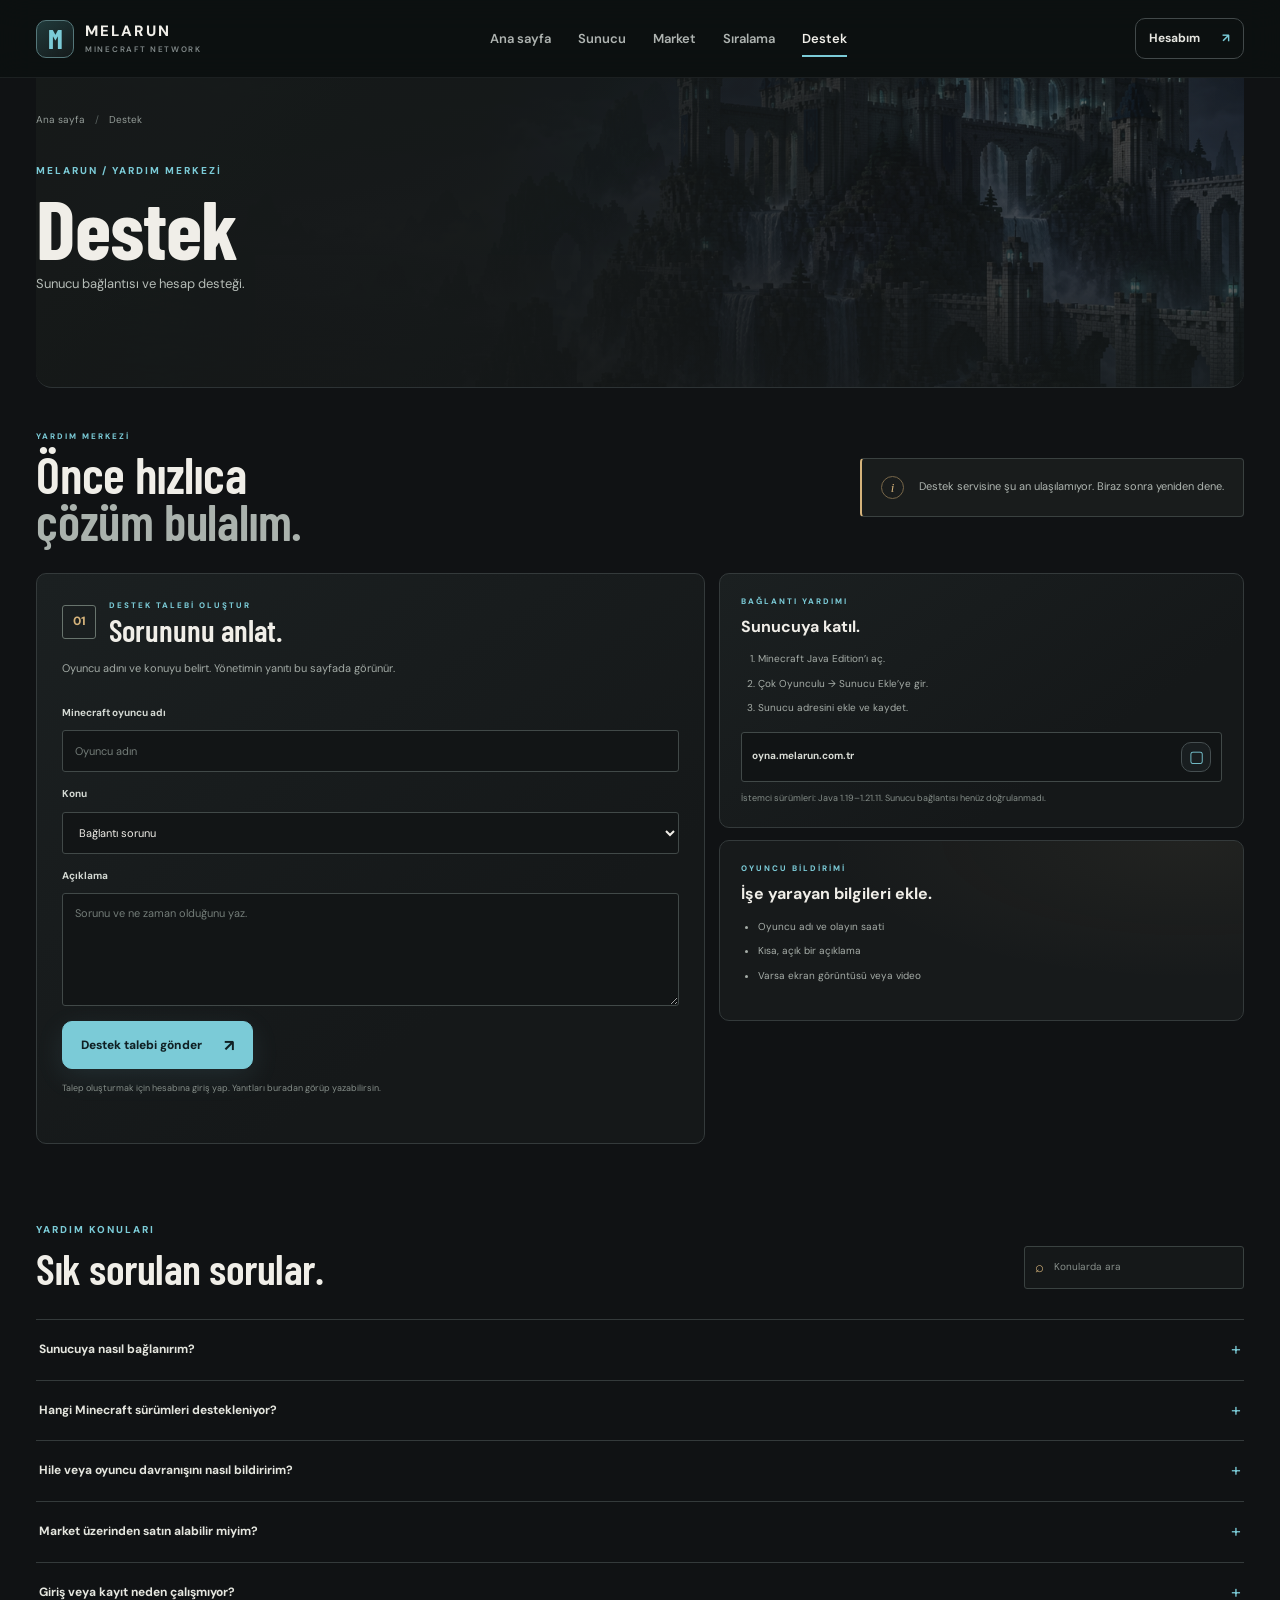
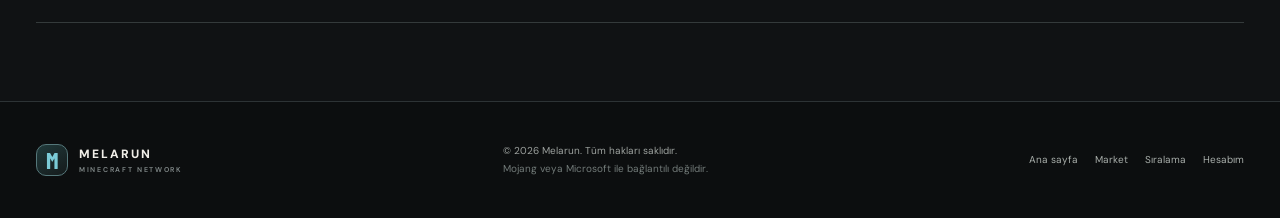
<file: index.html>
<!DOCTYPE html>

<html lang="tr">
<head><meta charset="utf-8"/><meta content="width=device-width, initial-scale=1" name="viewport"/><meta content="#101214" name="theme-color"/><meta content="Melarun destek merkezi. Bağlantı yardımı, kurallar ve TrapPvP hakkında sık sorulanlar." name="description"/><meta content="index,follow" name="robots"/><link href="https://melarun.com.tr/destek/" rel="canonical"/><title>Destek — Melarun</title><link href="/favicon.svg" rel="icon"/><link href="/style.css" rel="stylesheet"/><link href="/account-support.css" rel="stylesheet"/><link href="/polish.css" rel="stylesheet"/></head>
<body><a class="skip" href="#main">İçeriğe geç</a>
<header class="site-header"><div class="header-inner"><a aria-label="Melarun ana sayfa" class="brand" href="/"><span class="brand-mark">M</span><span class="brand-word">MELARUN<small>MINECRAFT NETWORK</small></span></a><button aria-controls="site-nav" aria-expanded="false" aria-label="Menüyü aç" class="menu" type="button"><span></span><span></span></button><nav aria-label="Ana menü" class="site-nav" id="site-nav"><a href="/">Ana sayfa</a><a href="/#sunucu">Sunucu</a><a href="/market/">Market</a><a href="/siralama/">Sıralama</a><a aria-current="page" class="active" href="/destek/">Destek</a></nav><a class="header-cta" href="/hesap/">Hesabım <span aria-hidden="true">↗</span></a></div></header>
<main class="page-shell wrap" id="main">
<section class="page-hero support-hero"><div aria-hidden="true" class="page-hero-art"></div><div class="breadcrumb"><a href="/">Ana sayfa</a><span>/</span><span>Destek</span></div><div class="page-hero-content"><p class="eyebrow">MELARUN / YARDIM MERKEZİ</p><h1>Destek</h1><p>Sunucu bağlantısı ve hesap desteği.</p></div></section>
<section class="support-intro"><div><p class="eyebrow">YARDIM MERKEZİ</p><h2>Önce hızlıca<br/><span>çözüm bulalım.</span></h2></div><div class="support-intro-note" id="support-status"><span class="support-note-mark">i</span><p>Talep göndermek ve yönetim yanıtlarını görmek için hesabına giriş yap.</p></div></section>
<section aria-label="Destek araçları" class="support-layout">
<div class="support-primary"><div class="support-card-heading"><span class="support-card-icon">01</span><div><p class="eyebrow">DESTEK TALEBİ OLUŞTUR</p><h2>Sorununu anlat.</h2></div></div><p class="support-lead">Oyuncu adını ve konuyu belirt. Yönetimin yanıtı bu sayfada görünür.</p>
<form class="support-form" id="support-form"><label for="support-player">Minecraft oyuncu adı</label><input autocomplete="nickname" id="support-player" maxlength="16" name="player" placeholder="Oyuncu adın" required="" type="text"/><label for="support-category">Konu</label><select id="support-category" name="category"><option>Bağlantı sorunu</option><option>Oyuncu bildirimi</option><option>Market veya hesap</option><option>Diğer</option></select><label for="support-details">Açıklama</label><textarea id="support-details" maxlength="2000" name="details" placeholder="Sorunu ve ne zaman olduğunu yaz." required="" rows="5"></textarea><button class="button button-main" type="submit">Destek talebi gönder <span aria-hidden="true">↗</span></button></form>
<p class="form-note" id="support-form-note">Talep oluşturmak için hesabına giriş yap. Yanıtları buradan görüp yazabilirsin.</p>
<p class="support-auth-note" hidden="" id="support-auth-note">Talep göndermek için <a href="/hesap/">hesabına giriş yap</a>.</p><div aria-live="polite" class="support-tickets" id="support-tickets"></div>
</div>
<aside class="support-aside"><article class="support-info-card"><p class="eyebrow">BAĞLANTI YARDIMI</p><h3>Sunucuya katıl.</h3><ol><li>Minecraft Java Edition’ı aç.</li><li>Çok Oyunculu → Sunucu Ekle’ye gir.</li><li>Sunucu adresini ekle ve kaydet.</li></ol><div class="support-address-row"><span>oyna.melarun.com.tr</span><button aria-label="Sunucu adresini kopyala" class="icon-button copy-address" type="button">▢</button></div><p class="form-note">İstemci sürümleri: Java 1.19–1.21.11. Sunucu bağlantısı henüz doğrulanmadı.</p></article><article class="support-info-card report-card"><p class="eyebrow">OYUNCU BİLDİRİMİ</p><h3>İşe yarayan bilgileri ekle.</h3><ul><li>Oyuncu adı ve olayın saati</li><li>Kısa, açık bir açıklama</li><li>Varsa ekran görüntüsü veya video</li></ul></article></aside>
</section>
<section class="section page-section faq-section" id="kurallar"><div class="section-head"><div><p class="eyebrow">YARDIM KONULARI</p><h2>Sık sorulan sorular.</h2></div><label class="faq-search"><span aria-hidden="true">⌕</span><input aria-label="Yardım konularında ara" id="faq-search" placeholder="Konularda ara" type="search"/></label></div><div class="help-list" id="help-list"><details><summary>Sunucuya nasıl bağlanırım?</summary><p>Minecraft Java Edition’ı aç, Çok Oyunculu menüsünden sunucu ekle ve <code>oyna.melarun.com.tr</code> adresini gir. Sunucu bağlantısı henüz doğrulanmadı.</p></details><details><summary>Hangi Minecraft sürümleri destekleniyor?</summary><p>Java Edition 1.19–1.21.11 aralığı destekleniyor.</p></details><details><summary>Hile veya oyuncu davranışını nasıl bildiririm?</summary><p>Oyuncu adını, olayın tarih ve saatini ve varsa kanıtı destek talebine ekle. Talebini gönder; yanıtı bu sayfadan takip et.</p></details><details><summary>Market üzerinden satın alabilir miyim?</summary><p>Market ürünleri ve satın alma bağlantıları yalnızca yönetim tarafından yayımlandığında kullanılabilir.</p></details><details><summary>Giriş veya kayıt neden çalışmıyor?</summary><p>Hesap oluşturmak, giriş yapmak ve destek taleplerini takip etmek için <a href="/hesap/">Hesabım</a> sayfasını kullan.</p></details></div><p class="faq-no-results" hidden="" id="faq-no-results">Bu aramayla eşleşen yardım konusu bulunamadı.</p></section>
</main>
<footer class="site-footer"><div class="footer-inner wrap"><a aria-label="Melarun ana sayfa" class="brand footer-brand" href="/"><span class="brand-mark">M</span><span class="brand-word">MELARUN<small>MINECRAFT NETWORK</small></span></a><p>© 2026 Melarun. Tüm hakları saklıdır.<br/><span>Mojang veya Microsoft ile bağlantılı değildir.</span></p><nav aria-label="Alt menü"><a href="/">Ana sayfa</a><a href="/market/">Market</a><a href="/siralama/">Sıralama</a><a href="/hesap/">Hesabım</a></nav></div></footer>
<div aria-live="polite" class="toast" role="status"></div><script src="/app.js"></script><script src="/supabase-config.js"></script><script src="/backend.js" type="module"></script>
</body>
</html>
</file>
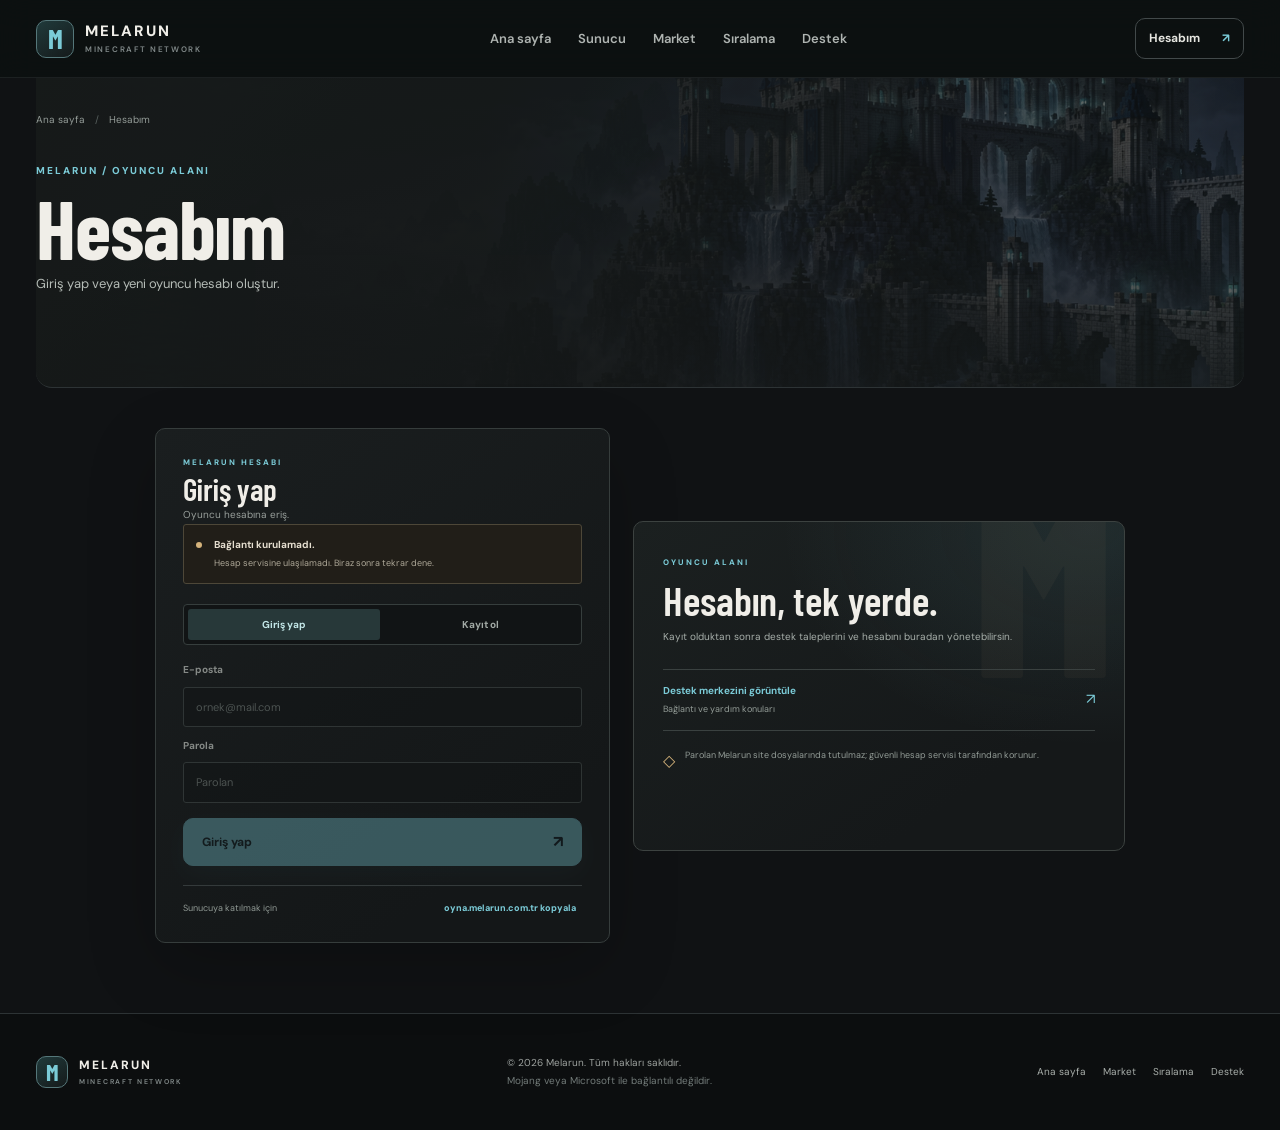
<file: index (1).html>
<!DOCTYPE html>

<html lang="tr">
<head><meta charset="utf-8"/><meta content="width=device-width, initial-scale=1" name="viewport"/><meta content="#101214" name="theme-color"/><meta content="Melarun oyuncu hesabına giriş yap veya kayıt ekranını görüntüle." name="description"/><meta content="noindex,follow" name="robots"/><link href="https://melarun.com.tr/hesap/" rel="canonical"/><title>Hesabım — Melarun</title><link href="/favicon.svg" rel="icon"/><link href="/style.css" rel="stylesheet"/><link href="/account-support.css" rel="stylesheet"/><link href="/polish.css" rel="stylesheet"/></head>
<body><a class="skip" href="#main">İçeriğe geç</a>
<header class="site-header"><div class="header-inner"><a aria-label="Melarun ana sayfa" class="brand" href="/"><span class="brand-mark">M</span><span class="brand-word">MELARUN<small>MINECRAFT NETWORK</small></span></a><button aria-controls="site-nav" aria-expanded="false" aria-label="Menüyü aç" class="menu" type="button"><span></span><span></span></button><nav aria-label="Ana menü" class="site-nav" id="site-nav"><a href="/">Ana sayfa</a><a href="/#sunucu">Sunucu</a><a href="/market/">Market</a><a href="/siralama/">Sıralama</a><a href="/destek/">Destek</a></nav><a aria-current="page" class="header-cta active" href="/hesap/">Hesabım <span aria-hidden="true">↗</span></a></div></header>
<main class="page-shell wrap account-shell" id="main">
<section class="page-hero account-hero"><div aria-hidden="true" class="page-hero-art"></div><div class="breadcrumb"><a href="/">Ana sayfa</a><span>/</span><span>Hesabım</span></div><div class="page-hero-content"><p class="eyebrow">MELARUN / OYUNCU ALANI</p><h1>Hesabım</h1><p>Giriş yap veya yeni oyuncu hesabı oluştur.</p></div></section>
<section class="account-section"><div class="account-card"><div class="account-card-heading"><p class="eyebrow">MELARUN HESABI</p><h2 id="account-heading">Giriş yap</h2><p>Oyuncu hesabına eriş.</p></div><div class="account-setup-note" id="account-setup-note" role="status"><span class="pending-dot"></span><div><strong>Güvenli hesap servisi bağlanmadı.</strong><p>Hesap sistemi bağlanınca parola alanları etkinleşecek.</p></div></div><div id="auth-forms"><div aria-label="Hesap işlemi" class="auth-tabs" role="tablist"><button aria-controls="login-panel" aria-selected="true" class="active" data-auth-tab="login" id="login-tab" role="tab" type="button">Giriş yap</button><button aria-controls="register-panel" aria-selected="false" data-auth-tab="register" id="register-tab" role="tab" tabindex="-1" type="button">Kayıt ol</button></div>
<section aria-labelledby="login-tab" class="auth-panel" data-auth-panel="login" id="login-panel" role="tabpanel"><form class="auth-form" data-auth-form="login"><fieldset disabled=""><label for="login-email">E-posta</label><input autocomplete="email" id="login-email" name="email" placeholder="ornek@mail.com" required="" type="email"/><label for="login-password">Parola</label><input autocomplete="current-password" id="login-password" name="password" placeholder="Parolan" required="" type="password"/><button class="button button-main auth-submit" type="submit">Giriş yap <span aria-hidden="true">↗</span></button></fieldset></form></section>
<section aria-labelledby="register-tab" class="auth-panel" data-auth-panel="register" hidden="" id="register-panel" role="tabpanel"><form class="auth-form" data-auth-form="register"><fieldset disabled=""><label for="register-player">Minecraft oyuncu adı</label><input autocomplete="nickname" id="register-player" maxlength="16" name="minecraft_username" pattern="[A-Za-z0-9_]{3,16}" placeholder="Oyuncu adın" required="" type="text"/><label for="register-email">E-posta</label><input autocomplete="email" id="register-email" name="email" placeholder="ornek@mail.com" required="" type="email"/><label for="register-password">Parola</label><input autocomplete="new-password" id="register-password" minlength="8" name="password" placeholder="En az 8 karakter" required="" type="password"/><label for="register-confirm">Parolayı tekrar gir</label><input autocomplete="new-password" id="register-confirm" minlength="8" name="password_confirmation" placeholder="Parolanı doğrula" required="" type="password"/><button class="button button-main auth-submit" type="submit">Hesap oluştur <span aria-hidden="true">↗</span></button></fieldset></form></section></div>
<section class="auth-session" hidden="" id="auth-session"><p>Giriş yapılan oyuncu</p><strong id="auth-session-name"></strong><a class="button button-outline" hidden="" href="/yonetim/" id="admin-panel-link">Yönetim paneli <span aria-hidden="true">↗</span></a><button class="button button-outline" id="auth-sign-out" type="button">Çıkış yap</button></section>
<div class="account-card-footer"><span>Sunucuya katılmak için</span><button class="text-link copy-address" type="button">oyna.melarun.com.tr kopyala</button></div>
</div><aside class="account-aside"><span aria-hidden="true" class="account-aside-art">M</span><p class="eyebrow">OYUNCU ALANI</p><h2>Hesabın, tek yerde.</h2><p>Kayıt olduktan sonra destek taleplerini ve hesabını buradan yönetebilirsin.</p><a class="account-support-link" href="/destek/"><span><strong>Destek merkezini görüntüle</strong><small>Bağlantı ve yardım konuları</small></span><span aria-hidden="true">↗</span></a><div class="account-security"><span aria-hidden="true">◇</span><p>Parolan Melarun site dosyalarında tutulmaz; güvenli hesap servisi tarafından korunur.</p></div></aside></section>
</main>
<footer class="site-footer"><div class="footer-inner wrap"><a aria-label="Melarun ana sayfa" class="brand footer-brand" href="/"><span class="brand-mark">M</span><span class="brand-word">MELARUN<small>MINECRAFT NETWORK</small></span></a><p>© 2026 Melarun. Tüm hakları saklıdır.<br/><span>Mojang veya Microsoft ile bağlantılı değildir.</span></p><nav aria-label="Alt menü"><a href="/">Ana sayfa</a><a href="/market/">Market</a><a href="/siralama/">Sıralama</a><a href="/destek/">Destek</a></nav></div></footer>
<div aria-live="polite" class="toast" role="status"></div><script src="/app.js"></script><script src="/supabase-config.js"></script><script src="/backend.js" type="module"></script>
</body>
</html>
</file>
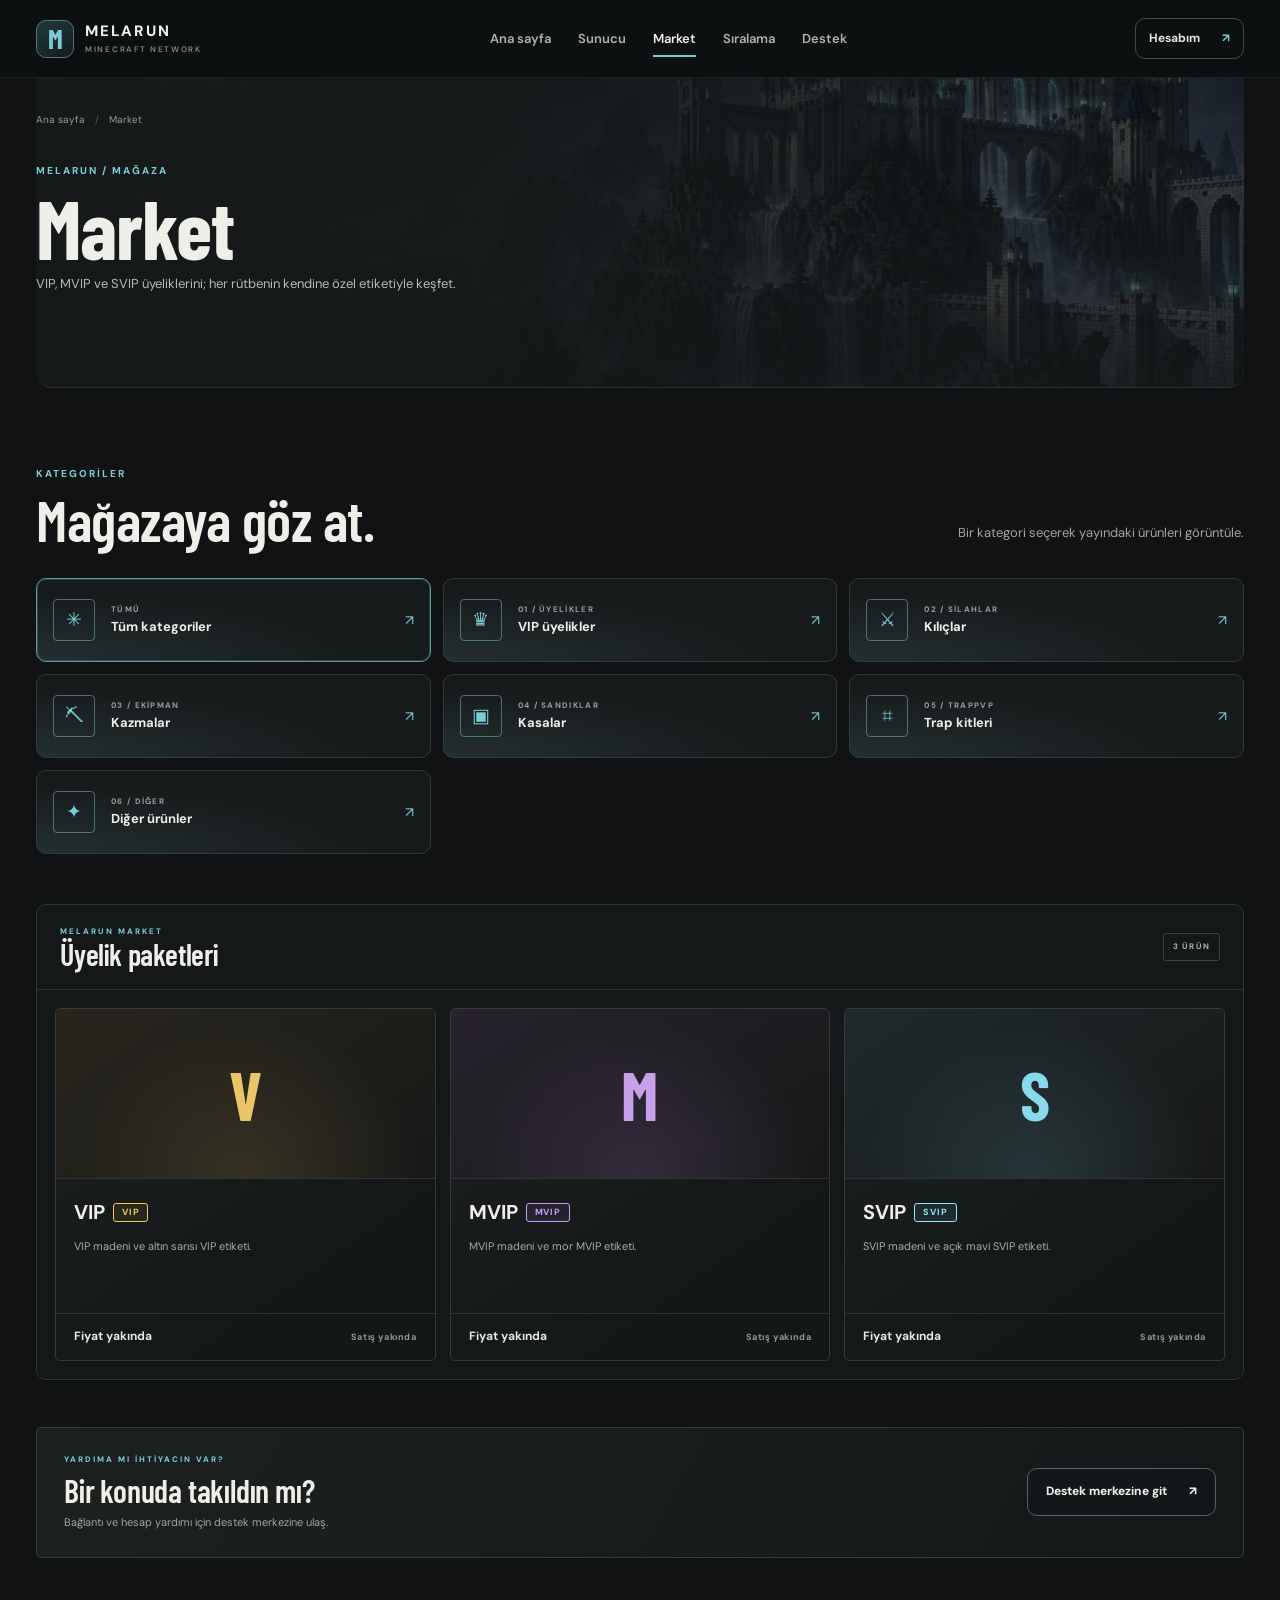
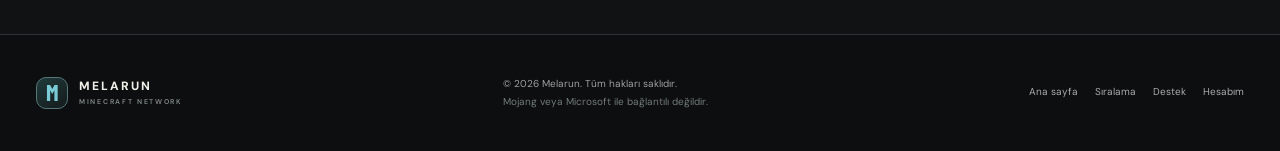
<file: index (2).html>
<!DOCTYPE html>

<html lang="tr">
<head>
<meta charset="utf-8"/><meta content="width=device-width, initial-scale=1" name="viewport"/><meta content="#101214" name="theme-color"/>
<meta content="Melarun VIP, MVIP ve SVIP üyelikleri. TrapPvP sunucusunun üyelik paketlerini ve etiket renklerini keşfet." name="description"/><meta content="index,follow" name="robots"/>
<link href="https://melarun.com.tr/market/" rel="canonical"/><title>Market — Melarun</title><link href="/favicon.svg" rel="icon"/><link href="/style.css" rel="stylesheet"/>
<link href="/polish.css" rel="stylesheet"/></head>
<body><a class="skip" href="#main">İçeriğe geç</a>
<header class="site-header"><div class="header-inner"><a aria-label="Melarun ana sayfa" class="brand" href="/"><span class="brand-mark">M</span><span class="brand-word">MELARUN<small>MINECRAFT NETWORK</small></span></a><button aria-controls="site-nav" aria-expanded="false" aria-label="Menüyü aç" class="menu" type="button"><span></span><span></span></button><nav aria-label="Ana menü" class="site-nav" id="site-nav"><a href="/">Ana sayfa</a><a href="/#sunucu">Sunucu</a><a aria-current="page" class="active" href="/market/">Market</a><a href="/siralama/">Sıralama</a><a href="/destek/">Destek</a></nav><a class="header-cta" href="/hesap/">Hesabım <span aria-hidden="true">↗</span></a></div></header>
<main class="page-shell wrap" id="main">
<section class="page-hero market-hero"><div aria-hidden="true" class="page-hero-art"></div><div class="breadcrumb"><a href="/">Ana sayfa</a><span>/</span><span>Market</span></div><div class="page-hero-content"><p class="eyebrow">MELARUN / MAĞAZA</p><h1>Market</h1><p>VIP, MVIP ve SVIP üyeliklerini; her rütbenin kendine özel etiketiyle keşfet.</p></div></section>
<section class="section page-section market-section"><div class="section-head"><div><p class="eyebrow">KATEGORİLER</p><h2>Mağazaya göz at.</h2></div><p class="section-intro">Bir kategori seçerek yayındaki ürünleri görüntüle.</p></div>
<div aria-label="Market kategorileri" class="market-category-grid" role="group">
<button aria-pressed="true" class="market-category cat-vip active" data-store-category="all" type="button"><span class="market-category-icon">✳</span><span class="market-category-info"><small>TÜMÜ</small><strong>Tüm kategoriler</strong></span><span class="category-go">↗</span></button>
<button aria-pressed="false" class="market-category cat-vip" data-store-category="vip" type="button"><span class="market-category-icon">♛</span><span class="market-category-info"><small>01 / ÜYELİKLER</small><strong>VIP üyelikler</strong></span><span class="category-go">↗</span></button>
<button aria-pressed="false" class="market-category cat-sword" data-store-category="swords" type="button"><span class="market-category-icon">⚔</span><span class="market-category-info"><small>02 / SİLAHLAR</small><strong>Kılıçlar</strong></span><span class="category-go">↗</span></button>
<button aria-pressed="false" class="market-category cat-pick" data-store-category="pickaxes" type="button"><span class="market-category-icon">⛏</span><span class="market-category-info"><small>03 / EKİPMAN</small><strong>Kazmalar</strong></span><span class="category-go">↗</span></button>
<button aria-pressed="false" class="market-category cat-crate" data-store-category="crates" type="button"><span class="market-category-icon">▣</span><span class="market-category-info"><small>04 / SANDIKLAR</small><strong>Kasalar</strong></span><span class="category-go">↗</span></button>
<button aria-pressed="false" class="market-category cat-trap" data-store-category="kits" type="button"><span class="market-category-icon">⌗</span><span class="market-category-info"><small>05 / TRAPPVP</small><strong>Trap kitleri</strong></span><span class="category-go">↗</span></button>
<button aria-pressed="false" class="market-category cat-more" data-store-category="other" type="button"><span class="market-category-icon">✦</span><span class="market-category-info"><small>06 / DİĞER</small><strong>Diğer ürünler</strong></span><span class="category-go">↗</span></button>
</div>
</section>
<section class="catalog-panel" id="products"><div class="catalog-heading"><div><p class="eyebrow">MELARUN MARKET</p><h2 id="catalog-title">Üyelik paketleri</h2></div><span class="catalog-count" id="catalog-count">3 ÜRÜN</span></div><div class="product-grid" id="product-grid">
<article class="product-card"><div aria-hidden="true" class="product-image product-image--vip">V</div><div class="product-copy"><h3>VIP <span class="rank-tag rank-tag--gold">VIP</span></h3><p>VIP madeni ve altın sarısı VIP etiketi.</p></div><div class="product-footer"><strong class="product-price">Fiyat yakında</strong><span class="product-unavailable">Satış yakında</span></div></article>
<article class="product-card"><div aria-hidden="true" class="product-image product-image--mvip">M</div><div class="product-copy"><h3>MVIP <span class="rank-tag rank-tag--purple">MVIP</span></h3><p>MVIP madeni ve mor MVIP etiketi.</p></div><div class="product-footer"><strong class="product-price">Fiyat yakında</strong><span class="product-unavailable">Satış yakında</span></div></article>
<article class="product-card"><div aria-hidden="true" class="product-image product-image--svip">S</div><div class="product-copy"><h3>SVIP <span class="rank-tag rank-tag--cyan">SVIP</span></h3><p>SVIP madeni ve açık mavi SVIP etiketi.</p></div><div class="product-footer"><strong class="product-price">Fiyat yakında</strong><span class="product-unavailable">Satış yakında</span></div></article>
</div><div class="catalog-empty" hidden="" id="catalog-empty"><span class="empty-symbol">▣</span><p class="eyebrow">MAĞAZA HAZIRLANIYOR</p><h3 id="catalog-empty-title">Henüz yayında ürün yok.</h3><p>Yeni ürünler yayımlandığında burada görünecek.</p><a class="text-link" href="/destek/">Bir sorum var <span aria-hidden="true">↗</span></a></div></section>
<section class="market-help"><div><p class="eyebrow">YARDIMA MI İHTİYACIN VAR?</p><h2>Bir konuda takıldın mı?</h2><p>Bağlantı ve hesap yardımı için destek merkezine ulaş.</p></div><a class="button button-outline" href="/destek/">Destek merkezine git <span aria-hidden="true">↗</span></a></section>
</main>
<footer class="site-footer"><div class="footer-inner wrap"><a aria-label="Melarun ana sayfa" class="brand footer-brand" href="/"><span class="brand-mark">M</span><span class="brand-word">MELARUN<small>MINECRAFT NETWORK</small></span></a><p>© 2026 Melarun. Tüm hakları saklıdır.<br/><span>Mojang veya Microsoft ile bağlantılı değildir.</span></p><nav aria-label="Alt menü"><a href="/">Ana sayfa</a><a href="/siralama/">Sıralama</a><a href="/destek/">Destek</a><a href="/hesap/">Hesabım</a></nav></div></footer>
<div aria-live="polite" class="toast" role="status"></div><script src="/app.js"></script><script src="/supabase-config.js"></script><script src="/backend.js" type="module"></script>
</body>
</html>
</file>
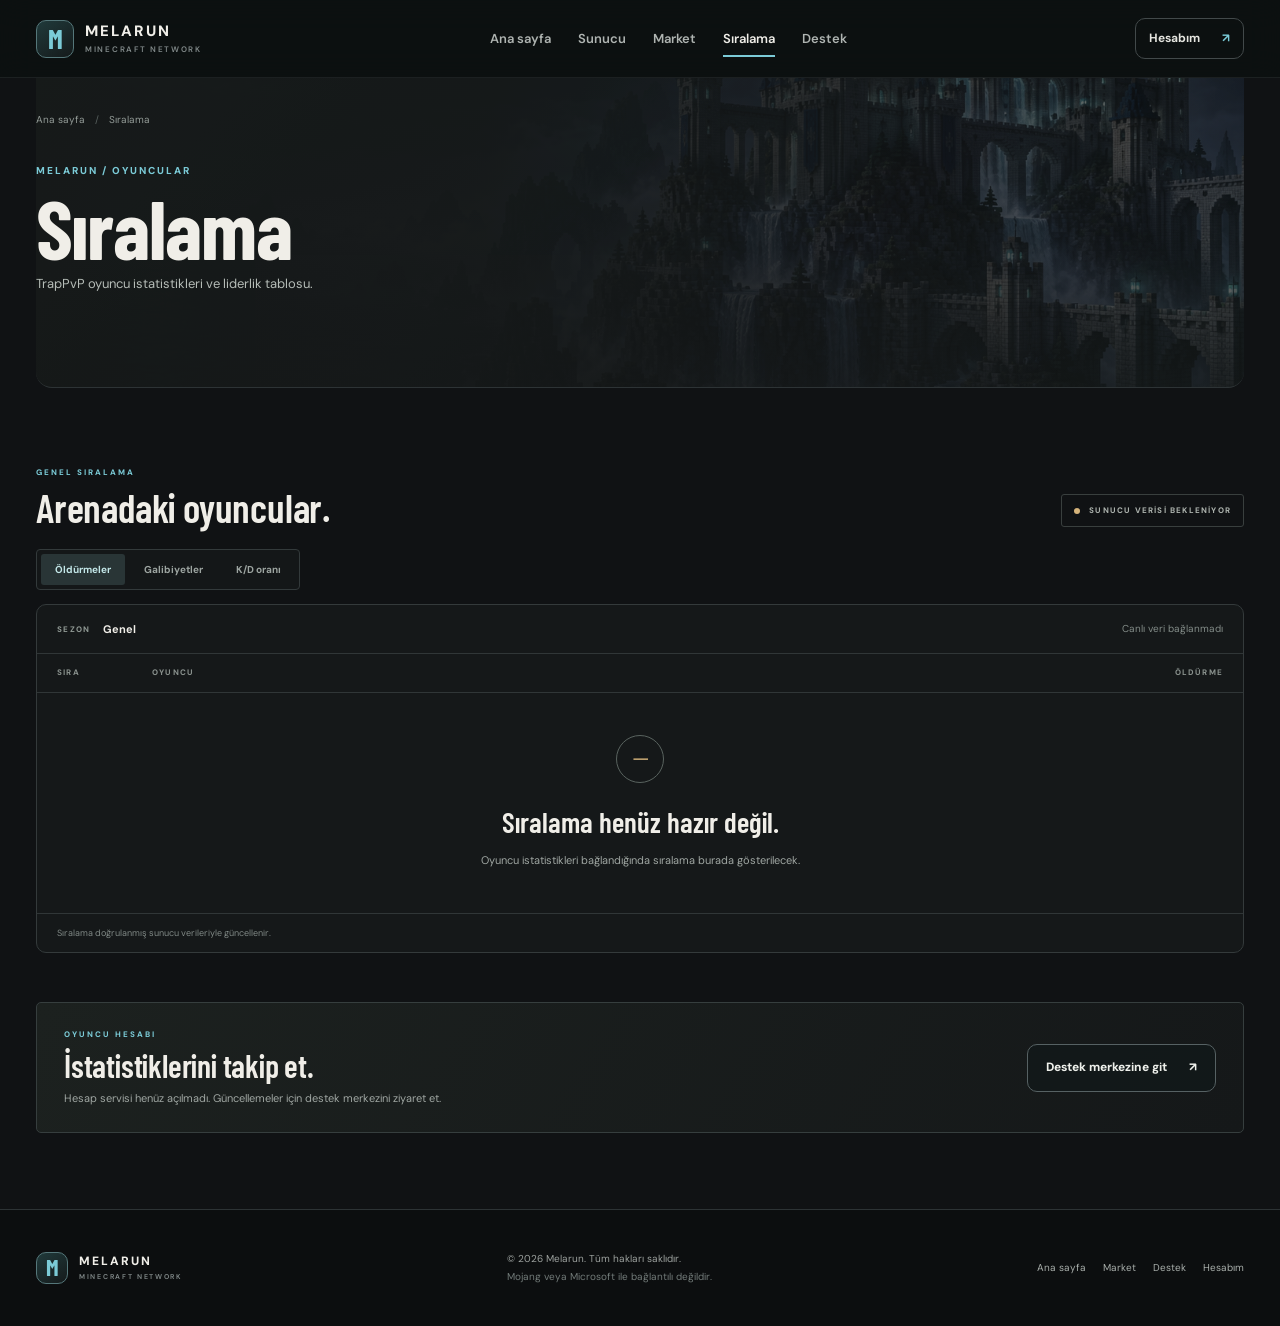
<file: index (3).html>
<!DOCTYPE html>

<html lang="tr">
<head><meta charset="utf-8"/><meta content="width=device-width, initial-scale=1" name="viewport"/><meta content="#101214" name="theme-color"/><meta content="Melarun oyuncu sıralaması ve TrapPvP istatistikleri." name="description"/><meta content="index,follow" name="robots"/><link href="https://melarun.com.tr/siralama/" rel="canonical"/><title>Sıralama — Melarun</title><link href="/favicon.svg" rel="icon"/><link href="/style.css" rel="stylesheet"/><link href="/polish.css" rel="stylesheet"/></head>
<body><a class="skip" href="#main">İçeriğe geç</a>
<header class="site-header"><div class="header-inner"><a aria-label="Melarun ana sayfa" class="brand" href="/"><span class="brand-mark">M</span><span class="brand-word">MELARUN<small>MINECRAFT NETWORK</small></span></a><button aria-controls="site-nav" aria-expanded="false" aria-label="Menüyü aç" class="menu" type="button"><span></span><span></span></button><nav aria-label="Ana menü" class="site-nav" id="site-nav"><a href="/">Ana sayfa</a><a href="/#sunucu">Sunucu</a><a href="/market/">Market</a><a aria-current="page" class="active" href="/siralama/">Sıralama</a><a href="/destek/">Destek</a></nav><a class="header-cta" href="/hesap/">Hesabım <span aria-hidden="true">↗</span></a></div></header>
<main class="page-shell wrap" id="main">
<section class="page-hero ranking-hero"><div aria-hidden="true" class="page-hero-art"></div><div class="breadcrumb"><a href="/">Ana sayfa</a><span>/</span><span>Sıralama</span></div><div class="page-hero-content"><p class="eyebrow">MELARUN / OYUNCULAR</p><h1>Sıralama</h1><p>TrapPvP oyuncu istatistikleri ve liderlik tablosu.</p></div></section>
<section class="section page-section"><div class="ranking-topline"><div><p class="eyebrow">GENEL SIRALAMA</p><h2>Arenadaki oyuncular.</h2></div><div class="data-status" id="ranking-status"><span class="pending-dot"></span> SUNUCU VERİSİ BEKLENİYOR</div></div>
<div aria-label="Sıralama türü" class="ranking-tabs" role="group"><button aria-pressed="true" class="active" data-stat="kills" type="button">Öldürmeler</button><button aria-pressed="false" data-stat="wins" type="button">Galibiyetler</button><button aria-pressed="false" data-stat="kd" type="button">K/D oranı</button></div>
<div class="ranking-card"><div class="ranking-meta"><span>SEZON</span><strong>Genel</strong><span class="ranking-updated" id="ranking-updated">Canlı veri bağlanmadı</span></div><div class="ranking-table-head"><span>SIRA</span><span>OYUNCU</span><span id="ranking-label">ÖLDÜRME</span></div><div class="ranking-rows" id="ranking-rows"></div><div class="ranking-empty" id="ranking-empty"><div class="ranking-emblem">—</div><h3 id="ranking-empty-title">Sıralama henüz hazır değil.</h3><p>Oyuncu istatistikleri bağlandığında sıralama burada gösterilecek.</p></div><div class="table-note">Sıralama doğrulanmış sunucu verileriyle güncellenir.</div></div>
</section>
<section class="market-help"><div><p class="eyebrow">OYUNCU HESABI</p><h2>İstatistiklerini takip et.</h2><p>Hesap servisi henüz açılmadı. Güncellemeler için destek merkezini ziyaret et.</p></div><a class="button button-outline" href="/destek/">Destek merkezine git <span aria-hidden="true">↗</span></a></section>
</main>
<footer class="site-footer"><div class="footer-inner wrap"><a aria-label="Melarun ana sayfa" class="brand footer-brand" href="/"><span class="brand-mark">M</span><span class="brand-word">MELARUN<small>MINECRAFT NETWORK</small></span></a><p>© 2026 Melarun. Tüm hakları saklıdır.<br/><span>Mojang veya Microsoft ile bağlantılı değildir.</span></p><nav aria-label="Alt menü"><a href="/">Ana sayfa</a><a href="/market/">Market</a><a href="/destek/">Destek</a><a href="/hesap/">Hesabım</a></nav></div></footer>
<div aria-live="polite" class="toast" role="status"></div><script src="/app.js"></script><script src="/supabase-config.js"></script><script src="/backend.js" type="module"></script>
</body>
</html>
</file>
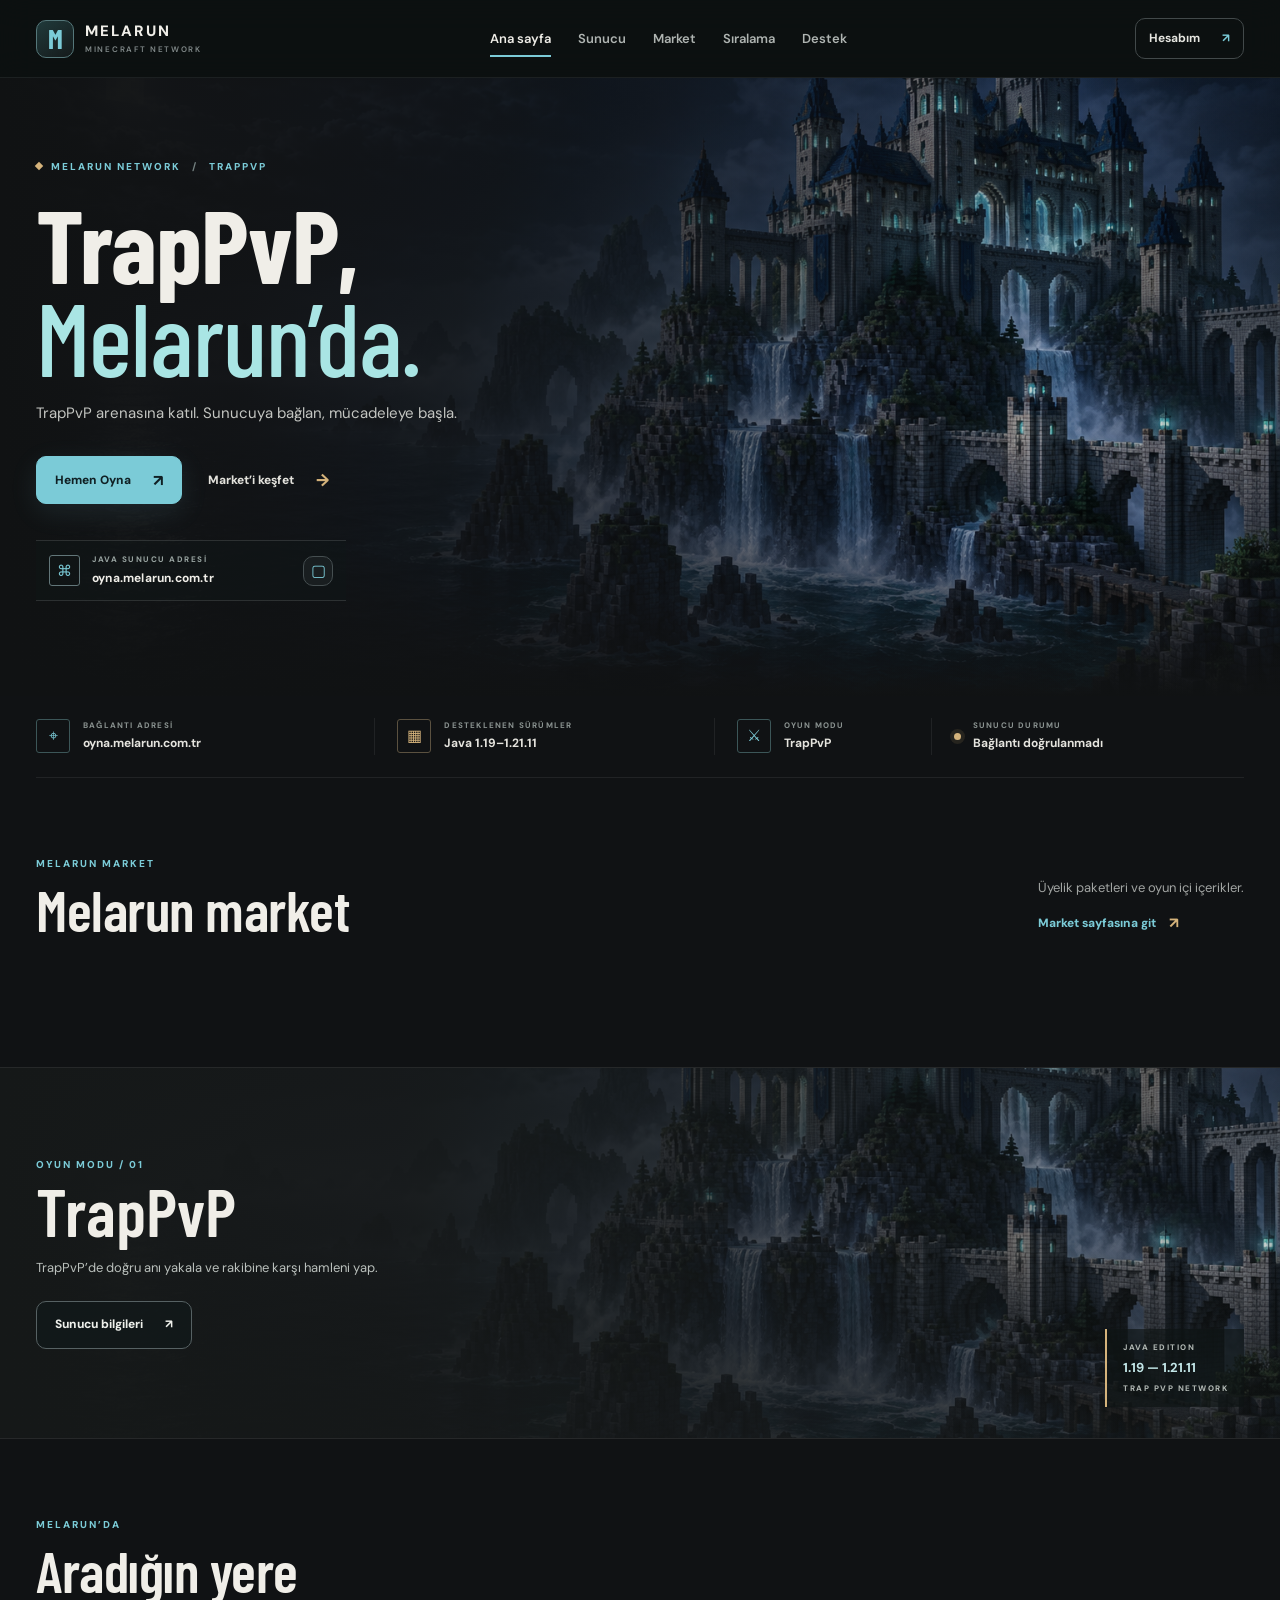
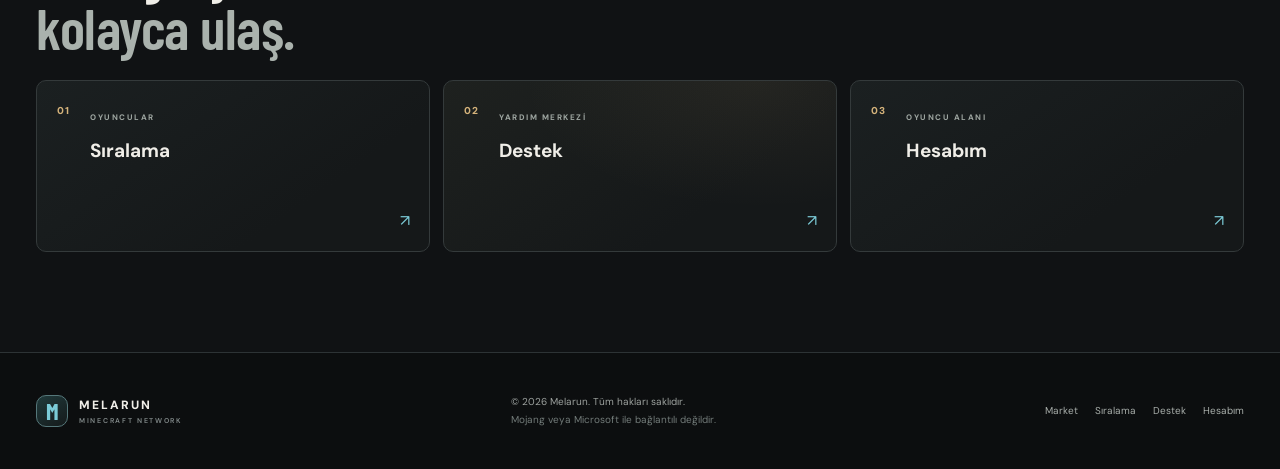
<file: index (4).html>
<!DOCTYPE html>

<html lang="tr">
<head>
<meta charset="utf-8"/>
<meta content="width=device-width, initial-scale=1" name="viewport"/>
<meta content="#101214" name="theme-color"/>
<meta content="Melarun TrapPvP Minecraft sunucusu. Sunucu bilgileri, mağaza kategorileri, oyuncu sıralaması ve destek." name="description"/>
<meta content="index,follow" name="robots"/>
<link href="https://melarun.com.tr/" rel="canonical"/>
<meta content="tr_TR" property="og:locale"/><meta content="website" property="og:type"/><meta content="Melarun" property="og:site_name"/>
<meta content="Melarun — TrapPvP Minecraft Sunucusu" property="og:title"/><meta content="Melarun TrapPvP sunucusu. Java Edition 1.19–1.21.11." property="og:description"/><meta content="https://melarun.com.tr/" property="og:url"/><meta content="summary_large_image" name="twitter:card"/>
<title>Melarun — TrapPvP Minecraft Sunucusu</title><link href="/favicon.svg" rel="icon"/><link href="/style.css" rel="stylesheet"/>
<script type="application/ld+json">{"@context":"https://schema.org","@type":"WebSite","name":"Melarun","url":"https://melarun.com.tr/","description":"Melarun TrapPvP Minecraft sunucusu"}</script>
<link href="/polish.css" rel="stylesheet"/></head>
<body>
<a class="skip" href="#main">İçeriğe geç</a>
<header class="site-header"><div class="header-inner">
<a aria-label="Melarun ana sayfa" class="brand" href="/"><span class="brand-mark">M</span><span class="brand-word">MELARUN<small>MINECRAFT NETWORK</small></span></a>
<button aria-controls="site-nav" aria-expanded="false" aria-label="Menüyü aç" class="menu" type="button"><span></span><span></span></button>
<nav aria-label="Ana menü" class="site-nav" id="site-nav"><a aria-current="page" class="active" href="/">Ana sayfa</a><a href="/#sunucu">Sunucu</a><a href="/market/">Market</a><a href="/siralama/">Sıralama</a><a href="/destek/">Destek</a></nav>
<a class="header-cta" href="/hesap/">Hesabım <span aria-hidden="true">↗</span></a>
</div></header>
<main id="main">
<section class="hero"><div aria-hidden="true" class="hero-scene"></div><div class="hero-inner wrap"><div class="hero-copy">
<p class="eyebrow"><span class="eyebrow-mark"></span> MELARUN NETWORK <span class="eyebrow-divider">/</span> TRAPPVP</p>
<h1>TrapPvP,<br/><span>Melarun’da.</span></h1>
<p class="hero-lead">TrapPvP arenasına katıl. Sunucuya bağlan, mücadeleye başla.</p>
<div class="hero-actions"><button class="button button-main copy-address" type="button">Hemen Oyna <span aria-hidden="true">↗</span></button><a class="button button-quiet" href="/market/">Market’i keşfet <span aria-hidden="true">→</span></a></div>
<div class="hero-address"><span aria-hidden="true" class="address-icon">⌘</span><span><small>JAVA SUNUCU ADRESİ</small><strong>oyna.melarun.com.tr</strong></span><button aria-label="Sunucu adresini kopyala" class="icon-button copy-address" type="button">▢</button></div>
</div></div></section>
<section aria-label="Sunucu bilgileri" class="server-strip wrap" id="sunucu">
<div class="server-fact"><span class="fact-symbol">⌖</span><span><small>BAĞLANTI ADRESİ</small><strong>oyna.melarun.com.tr</strong></span></div>
<div class="server-fact"><span class="fact-symbol fact-warm">▦</span><span><small>DESTEKLENEN SÜRÜMLER</small><strong>Java 1.19–1.21.11</strong></span></div>
<div class="server-fact"><span class="fact-symbol">⚔</span><span><small>OYUN MODU</small><strong>TrapPvP</strong></span></div>
<div class="server-fact server-pending"><span class="pending-dot"></span><span><small>SUNUCU DURUMU</small><strong>Bağlantı doğrulanmadı</strong></span></div>
</section>
<section class="section wrap shop-preview" id="market"><div class="section-head">
<div><p class="eyebrow">MELARUN MARKET</p><h2>Melarun market</h2></div>
<div class="section-aside"><p>Üyelik paketleri ve oyun içi içerikler.</p><a class="text-link" href="/market/">Market sayfasına git <span aria-hidden="true">↗</span></a></div>
</div></section>
<section class="arena-section"><div aria-hidden="true" class="arena-art"></div><div class="arena-inner wrap"><div class="arena-copy"><p class="eyebrow">OYUN MODU / 01</p><h2>TrapPvP</h2><p>TrapPvP’de doğru anı yakala ve rakibine karşı hamleni yap.</p><a class="button button-outline" href="/destek/">Sunucu bilgileri <span aria-hidden="true">↗</span></a></div><div class="arena-label"><span>JAVA EDITION</span><b>1.19 — 1.21.11</b><span>TRAP PVP NETWORK</span></div></div></section>
<section class="section wrap destination-section"><div class="section-head compact-head"><div><p class="eyebrow">MELARUN’DA</p><h2>Aradığın yere<br/><span>kolayca ulaş.</span></h2></div></div><div class="destination-grid">
<a class="destination-card" href="/siralama/"><span class="destination-index">01</span><div><small>OYUNCULAR</small><h3>Sıralama</h3></div><span class="destination-arrow">↗</span></a>
<a class="destination-card destination-featured" href="/destek/"><span class="destination-index">02</span><div><small>YARDIM MERKEZİ</small><h3>Destek</h3></div><span class="destination-arrow">↗</span></a>
<a class="destination-card" href="/hesap/"><span class="destination-index">03</span><div><small>OYUNCU ALANI</small><h3>Hesabım</h3></div><span class="destination-arrow">↗</span></a>
</div></section>
</main>
<footer class="site-footer"><div class="footer-inner wrap"><a aria-label="Melarun ana sayfa" class="brand footer-brand" href="/"><span class="brand-mark">M</span><span class="brand-word">MELARUN<small>MINECRAFT NETWORK</small></span></a><p>© 2026 Melarun. Tüm hakları saklıdır.<br/><span>Mojang veya Microsoft ile bağlantılı değildir.</span></p><nav aria-label="Alt menü"><a href="/market/">Market</a><a href="/siralama/">Sıralama</a><a href="/destek/">Destek</a><a href="/hesap/">Hesabım</a></nav></div></footer>
<div aria-live="polite" class="toast" role="status"></div><script src="/app.js"></script>
</body>
</html>
</file>
<file: style.css>
@import url('https://fonts.googleapis.com/css2?family=Barlow+Condensed:wght@500;600;700;800&family=DM+Sans:wght@400;500;600;700;800&display=swap');
:root{color-scheme:dark;--bg:#101214;--bg-deep:#0b0d0e;--surface:#171a1c;--surface-raised:#1d2123;--line:#2d3335;--text:#f0eee8;--muted:#a2a5a3;--quiet:#737b7d;--ice:#7bcbd7;--ice-soft:#c3e7e8;--ice-deep:#24464b;--sand:#d5b37b;--green:#88c4a2;--max:1280px;--radius:9px;}
*{box-sizing:border-box}html{scroll-behavior:smooth;scroll-padding-top:100px}body{margin:0;background:var(--bg);color:var(--text);font-family:'DM Sans',Arial,sans-serif;font-size:15px;line-height:1.65;-webkit-font-smoothing:antialiased}body,button,input,select,textarea{font-family:'DM Sans',Arial,sans-serif}button,a{-webkit-tap-highlight-color:transparent}button,a,summary{touch-action:manipulation}a{color:inherit;text-decoration:none}button{color:inherit;cursor:pointer}button:focus-visible,a:focus-visible,summary:focus-visible,input:focus-visible,select:focus-visible,textarea:focus-visible{outline:2px solid var(--ice);outline-offset:4px}img,svg{max-width:100%}.wrap{width:min(calc(100% - 72px),var(--max));margin-inline:auto}.skip{position:absolute;left:12px;top:-60px;z-index:50;background:var(--ice);color:#111;padding:10px 14px;border-radius:4px}.skip:focus{top:12px}
.site-header{position:sticky;top:0;z-index:20;height:78px;background:#101214eb;border-bottom:1px solid #ffffff0b;backdrop-filter:blur(16px)}.header-inner{width:min(calc(100% - 72px),var(--max));height:100%;margin:auto;display:flex;align-items:center;gap:40px}.brand{display:inline-flex;align-items:center;gap:11px;white-space:nowrap}.brand-mark{width:38px;height:38px;display:grid;place-items:center;border:1px solid #55777a;border-radius:4px;color:var(--ice);font-family:'Barlow Condensed',Impact,sans-serif;font-size:27px;font-weight:700;line-height:1;background:linear-gradient(145deg,#203a3b,#151a1b)}.brand-word{position:relative;font-size:15px;font-weight:800;letter-spacing:2px;line-height:1.1}.brand-word small{display:block;margin-top:5px;color:#828a8a;font-size:8px;letter-spacing:1.7px;font-weight:600}.site-nav{display:flex;align-items:center;justify-content:center;gap:27px;flex:1}.site-nav a{position:relative;padding:8px 0;color:#afb4b1;font-size:13px;font-weight:600;transition:color .18s}.site-nav a:hover,.site-nav a.active{color:var(--text)}.site-nav a.active:after{position:absolute;content:"";height:2px;left:0;right:0;bottom:0;background:var(--ice)}.header-cta{display:inline-flex;align-items:center;gap:22px;padding:10px 13px;border:1px solid #42494a;border-radius:4px;color:#e5e5df;font-size:12px;font-weight:700;white-space:nowrap;transition:border-color .18s,color .18s}.header-cta:hover{border-color:var(--ice);color:var(--ice)}.header-cta span{color:var(--ice)}.menu{display:none}
.hero{position:relative;min-height:618px;overflow:hidden;background:#111619}.hero-scene{position:absolute;inset:0;background-image:linear-gradient(90deg,#101214 0%,#101214f2 19%,#101214d6 36%,#1012147c 59%,#10121419 83%,#10121446 100%),linear-gradient(0deg,#101214 0%,#10121400 27%,#10121410 100%),url('/hero.png');background-position:center,center,58% 48%;background-size:cover,cover,cover;background-repeat:no-repeat;filter:saturate(.78)}.hero-inner{position:relative;min-height:618px;display:flex;align-items:center}.hero-copy{max-width:600px;padding:60px 0 74px}.eyebrow{margin:0;display:flex;align-items:center;gap:9px;color:var(--ice);font-size:10px;letter-spacing:2px;line-height:1.5;font-weight:800}.eyebrow-mark{width:6px;height:6px;background:var(--sand);display:inline-block;transform:rotate(45deg)}.eyebrow-divider{margin:0 2px;color:#748180}.hero h1,.page-hero h1{margin:23px 0 16px;font-family:'Barlow Condensed',Impact,sans-serif;font-size:clamp(70px,8vw,108px);font-weight:700;line-height:.91;letter-spacing:-1px}.hero h1 span{color:var(--ice-soft);font-weight:500}.hero-lead{max-width:475px;margin:0;color:#c3c5c1;font-size:15px;line-height:1.9}.hero-actions{display:flex;align-items:center;gap:25px;margin-top:29px}.button{min-height:48px;display:inline-flex;align-items:center;justify-content:center;gap:22px;padding:0 18px;border:1px solid transparent;border-radius:4px;font-size:12px;font-weight:800;transition:transform .18s,border-color .18s,background .18s,color .18s}.button:hover{transform:translateY(-2px)}.button-main{background:var(--ice);border-color:var(--ice);color:#102024}.button-main:hover{background:#a0e0e4;border-color:#a0e0e4}.button-main span{font-size:16px}.button-quiet{padding-inline:0;color:#e3e2dc}.button-quiet:hover{color:var(--ice)}.button-quiet span{font-size:17px;color:var(--sand)}.button-outline{border-color:#566163;background:#11191ac9;color:#eef0eb}.button-outline:hover{border-color:var(--ice);color:var(--ice)}.hero-address{width:310px;display:flex;align-items:center;gap:12px;margin-top:36px;padding:12px 13px;border-top:1px solid #ffffff1f;border-bottom:1px solid #ffffff1f;background:#121a1b52}.address-icon{width:31px;height:31px;display:grid;place-items:center;border:1px solid #627679;border-radius:3px;color:var(--ice);font-size:15px}.hero-address>span:nth-child(2){display:grid;gap:2px;flex:1}.hero-address small{color:#98a3a0;font-size:8px;letter-spacing:1.5px;font-weight:800}.hero-address strong{font-size:12px;font-weight:700;letter-spacing:.2px}.icon-button{width:30px;height:30px;display:grid;place-items:center;border:1px solid #454e50;border-radius:3px;background:#191e20;color:var(--ice);font-size:16px}.icon-button:hover{border-color:var(--ice)}.hero-caption{position:absolute;right:0;bottom:33px;display:grid;gap:4px;text-align:right;color:#d1d7d2;font-size:8px;font-weight:800;letter-spacing:1.5px}.hero-caption span:last-child{color:#8f9c9c;font-weight:600}
.server-strip{display:grid;grid-template-columns:1.25fr 1.25fr .8fr 1.15fr;border-bottom:1px solid var(--line);padding:22px 0}.server-fact{display:flex;align-items:center;gap:13px;padding:1px 22px;border-right:1px solid var(--line)}.server-fact:first-child{padding-left:0}.server-fact:last-child{border-right:0}.fact-symbol{width:34px;height:34px;display:grid;place-items:center;border:1px solid #3c5658;border-radius:3px;color:var(--ice);font-size:16px;flex:0 0 auto}.fact-warm{color:var(--sand);border-color:#5b5140}.server-fact>span:last-child{display:grid;gap:2px;min-width:0}.server-fact small{color:#89918f;font-size:8px;letter-spacing:1.2px;font-weight:800}.server-fact strong{overflow:hidden;color:#e5e4de;font-size:12px;font-weight:700;text-overflow:ellipsis;white-space:nowrap}.server-pending{gap:12px}.pending-dot{width:7px;height:7px;display:inline-block;flex:0 0 auto;border-radius:50%;background:var(--sand);box-shadow:0 0 0 4px #d5b37b1c}
.section{padding-top:94px;padding-bottom:2px}.section-head{display:flex;align-items:flex-end;justify-content:space-between;gap:30px;margin-bottom:30px}.section-head h2,.support-intro h2,.catalog-heading h2,.market-help h2,.ranking-topline h2{margin:10px 0 0;font-family:'Barlow Condensed',Impact,sans-serif;font-size:clamp(40px,4.7vw,58px);font-weight:600;letter-spacing:-.2px;line-height:.98}.section-head h2 span,.support-intro h2 span{color:#aab2ad}.section-aside{max-width:340px;padding-bottom:2px}.section-aside p,.section-intro{margin:0 0 10px;color:var(--muted);font-size:13px;line-height:1.8}.text-link{display:inline-flex;align-items:center;gap:13px;color:var(--ice);font-size:12px;font-weight:800}.text-link:hover{color:#c2edf0}.text-link span{font-size:15px;color:var(--sand)}.category-grid{display:grid;grid-template-columns:repeat(3,minmax(0,1fr));gap:13px}.category-card{--tint:var(--ice);position:relative;min-height:205px;overflow:hidden;padding:19px 20px;border:1px solid #343a3b;border-radius:5px;background:radial-gradient(ellipse at 90% 8%,color-mix(in srgb,var(--tint) 17%,transparent),transparent 43%),linear-gradient(145deg,#1b2021,#151819 72%);transition:transform .2s,border-color .2s}.category-card:after{position:absolute;content:"";width:130px;height:130px;right:-47px;bottom:-71px;border:1px solid color-mix(in srgb,var(--tint) 38%,transparent);border-radius:50%;box-shadow:0 0 0 16px color-mix(in srgb,var(--tint) 5%,transparent),0 0 0 32px color-mix(in srgb,var(--tint) 4%,transparent)}.category-card:hover{transform:translateY(-3px);border-color:color-mix(in srgb,var(--tint) 58%,#343a3b)}.cat-vip{--tint:#d5b37b}.cat-sword{--tint:#7bcbd7}.cat-pick{--tint:#c4aa83}.cat-crate{--tint:#8fc3a6}.cat-trap{--tint:#9eb9c0}.cat-more{--tint:#c0bdad}.category-top{display:flex;align-items:center;justify-content:space-between;color:#a8afac;font-size:8px;letter-spacing:1.5px;font-weight:800}.category-icon{color:var(--tint);font-family:'Barlow Condensed',sans-serif;font-size:30px;line-height:1}.category-card h3{position:relative;z-index:1;margin:24px 0 4px;font-size:19px;letter-spacing:-.3px}.category-card p{position:relative;z-index:1;margin:0;color:#9ba3a0;font-size:11px}.category-state{position:absolute;z-index:1;left:20px;bottom:18px;color:var(--tint);font-size:8px;letter-spacing:1.4px;font-weight:800}.quiet-note{display:flex;align-items:center;gap:10px;margin:17px 0 0;color:#969d99;font-size:11px}.quiet-note .pending-dot{width:6px;height:6px;box-shadow:none}
.arena-section{position:relative;min-height:370px;margin-top:97px;overflow:hidden;border-top:1px solid #2a3030;border-bottom:1px solid #2a3030;background:#151819}.arena-art{position:absolute;inset:0;background-image:linear-gradient(90deg,#141819 0%,#141819f2 31%,#141819b0 59%,#14181926 100%),linear-gradient(0deg,#141819a0,transparent 55%),url('/hero.png');background-size:cover;background-position:center,center,center 59%;filter:saturate(.62)}.arena-inner{position:relative;min-height:370px;display:flex;align-items:center;justify-content:space-between;gap:30px}.arena-copy{max-width:490px;padding:54px 0}.arena-copy h2{margin:6px 0 4px;font-family:'Barlow Condensed',Impact,sans-serif;font-size:68px;line-height:.95;font-weight:600}.arena-copy>p:not(.eyebrow){max-width:430px;margin:14px 0 21px;color:#bac0bc;font-size:13px;line-height:1.8}.arena-label{align-self:flex-end;display:grid;gap:3px;margin-bottom:31px;padding:12px 16px;border-left:2px solid var(--sand);background:#0e1414a8}.arena-label span{color:#b1b8b4;font-size:8px;letter-spacing:1.5px;font-weight:800}.arena-label b{color:var(--ice-soft);font-size:13px}
.destination-section{padding-bottom:100px}.compact-head{margin-bottom:25px}.destination-grid{display:grid;grid-template-columns:repeat(3,minmax(0,1fr));gap:13px}.destination-card{position:relative;display:flex;align-items:flex-start;gap:20px;min-height:172px;padding:22px 20px;border:1px solid #343a3b;border-radius:5px;background:linear-gradient(145deg,#1b2021,#151819 70%);transition:border-color .18s,transform .18s}.destination-card:hover{transform:translateY(-3px);border-color:#66898b}.destination-featured{background:radial-gradient(ellipse at 80% 0,#d5b37b12,transparent 53%),linear-gradient(145deg,#1e211f,#151819 70%)}.destination-index{color:var(--sand);font-size:10px;font-weight:800;letter-spacing:1px}.destination-card small{color:#9da5a0;font-size:8px;letter-spacing:1.5px;font-weight:800}.destination-card h3{margin:7px 0 3px;font-size:19px}.destination-card p{margin:0;color:#9da4a0;font-size:11px}.destination-arrow{position:absolute;right:19px;bottom:17px;color:var(--ice);font-size:16px}
.site-footer{border-top:1px solid var(--line);background:#0c0e0f}.footer-inner{min-height:116px;display:flex;align-items:center;justify-content:space-between;gap:28px;padding-block:25px}.footer-brand .brand-mark{width:32px;height:32px;font-size:23px}.footer-brand .brand-word{font-size:12px}.footer-brand .brand-word small{font-size:7px}.footer-inner>p{margin:0;color:#9da29f;font-size:10px;line-height:1.8}.footer-inner>p span{color:#727b79}.footer-inner nav{display:flex;gap:17px}.footer-inner nav a{color:#a8aeaa;font-size:10px}.footer-inner nav a:hover{color:var(--ice)}
.page-shell{min-height:63vh;padding-bottom:76px}.page-hero{position:relative;min-height:340px;overflow:hidden;margin-top:0;padding:34px 0 53px;border-bottom:1px solid var(--line);background:linear-gradient(135deg,#1b201f,#121516 65%,#151b1c)}.page-hero-art{position:absolute;inset:0;background-image:linear-gradient(90deg,#141819 0%,#141819ef 37%,#141819a8 70%,#14181960),linear-gradient(0deg,#141819a3,transparent 60%),url('/hero.png');background-position:center,center,70% 45%;background-size:cover;opacity:.72;filter:saturate(.58)}.breadcrumb,.page-hero-content,.page-hero-stamp{position:relative}.breadcrumb{display:flex;gap:10px;color:#939b97;font-size:10px}.breadcrumb a:hover{color:var(--ice)}.breadcrumb span:nth-child(2){color:#58615f}.page-hero-content{max-width:650px;margin-top:34px}.page-hero h1{margin:12px 0 8px;font-size:clamp(59px,7vw,83px);line-height:.9}.page-hero-content>p:last-child{max-width:540px;margin:0;color:#b5bcb7;font-size:13px;line-height:1.8}.page-hero-stamp{position:absolute;right:0;bottom:42px;display:grid;justify-items:end;gap:2px;color:#b2bab5;font-size:8px;letter-spacing:1.5px;font-weight:800}.page-hero-stamp b{color:var(--ice);font-family:'Barlow Condensed',sans-serif;font-size:42px;line-height:.95;font-weight:600}.page-section{padding-top:60px}.section-intro{max-width:320px;margin-bottom:3px}.market-section .section-head{align-items:flex-end}.market-category-grid{display:grid;grid-template-columns:repeat(3,minmax(0,1fr));gap:12px}.market-category{--tint:var(--ice);position:relative;display:flex;align-items:center;gap:16px;min-height:98px;padding:16px;border:1px solid #343a3b;border-radius:5px;background:radial-gradient(ellipse at 0 100%,color-mix(in srgb,var(--tint) 12%,transparent),transparent 60%),#171a1b;text-align:left;transition:border-color .18s,transform .18s}.market-category:hover,.market-category.active{border-color:color-mix(in srgb,var(--tint) 65%,#343a3b)}.market-category.active{box-shadow:inset 0 0 0 1px color-mix(in srgb,var(--tint) 22%,transparent)}.market-category-icon{width:42px;height:42px;display:grid;place-items:center;flex:0 0 auto;border:1px solid color-mix(in srgb,var(--tint) 48%,transparent);border-radius:4px;color:var(--tint);font-size:19px}.market-category-info{display:grid;gap:4px;flex:1}.market-category-info small{color:#959d99;font-size:8px;letter-spacing:1.3px;font-weight:800}.market-category-info strong{font-size:13px}.category-go{color:var(--tint);font-size:14px}.catalog-panel{margin-top:48px;overflow:hidden;border:1px solid #303637;border-radius:5px;background:#151819}.catalog-heading{display:flex;align-items:center;justify-content:space-between;padding:20px 23px;border-bottom:1px solid #303637}.catalog-heading .eyebrow{font-size:8px}.catalog-heading h2{margin-top:3px;font-size:30px}.catalog-count{padding:6px 9px;border:1px solid #394241;border-radius:3px;color:#aab1ad;font-size:8px;letter-spacing:1.2px;font-weight:800}.catalog-empty{min-height:300px;display:flex;flex-direction:column;align-items:center;justify-content:center;padding:45px 24px;text-align:center}.empty-symbol{width:48px;height:48px;display:grid;place-items:center;margin-bottom:18px;border:1px solid #58635f;border-radius:50%;color:var(--sand);font-size:20px}.catalog-empty .eyebrow{display:block;color:var(--sand);font-size:8px}.catalog-empty h3{margin:8px 0 6px;font-family:'Barlow Condensed',sans-serif;font-size:29px;font-weight:600}.catalog-empty>p:not(.eyebrow){max-width:480px;margin:0 0 14px;color:#9fa6a2;font-size:11px;line-height:1.8}.market-help{display:flex;align-items:center;justify-content:space-between;gap:25px;margin-top:47px;padding:25px 27px;border:1px solid #363e3e;border-radius:5px;background:linear-gradient(120deg,#1c211f,#151819)}.market-help .eyebrow{font-size:8px}.market-help h2{font-size:32px}.market-help p:last-child{margin:7px 0 0;color:#9fa6a2;font-size:11px}.ranking-topline{display:flex;align-items:flex-end;justify-content:space-between;gap:20px;margin-bottom:22px}.ranking-topline .eyebrow{font-size:8px}.ranking-topline h2{font-size:40px}.data-status{display:flex;align-items:center;gap:9px;padding:9px 12px;border:1px solid #393f3e;border-radius:3px;color:#acb2ad;font-size:8px;letter-spacing:1.2px;font-weight:800}.data-status .pending-dot{width:6px;height:6px;box-shadow:none}.ranking-tabs{display:flex;gap:5px;padding:4px;width:max-content;max-width:100%;margin:0 0 14px;border:1px solid #333a3b;border-radius:4px;background:#141718}.ranking-tabs button{padding:9px 14px;border:0;border-radius:3px;background:transparent;color:#9da5a1;font-size:10px;font-weight:700}.ranking-tabs button.active{background:#293536;color:var(--ice-soft)}.ranking-card{overflow:hidden;border:1px solid #343a3b;border-radius:5px;background:#151819}.ranking-meta{display:flex;align-items:center;gap:12px;padding:15px 20px;border-bottom:1px solid #303637}.ranking-meta>span:first-child{color:#8f9893;font-size:8px;letter-spacing:1.3px;font-weight:800}.ranking-meta strong{font-size:11px}.ranking-updated{margin-left:auto;color:#838c88;font-size:10px}.ranking-table-head{display:grid;grid-template-columns:95px 1fr 160px;padding:12px 20px;border-bottom:1px solid #303637;color:#89918d;font-size:8px;font-weight:800;letter-spacing:1.2px}.ranking-table-head span:last-child{text-align:right}.ranking-empty{min-height:270px;display:grid;place-content:center;justify-items:center;padding:30px;text-align:center}.ranking-emblem{width:48px;height:48px;display:grid;place-items:center;border:1px solid #59635f;border-radius:50%;color:var(--sand);font-size:20px}.ranking-empty h3{margin:15px 0 5px;font-family:'Barlow Condensed',sans-serif;font-size:29px;font-weight:600}.ranking-empty p{max-width:440px;margin:0;color:#9fa6a2;font-size:11px;line-height:1.8}.table-note{padding:12px 20px;border-top:1px solid #303637;color:#808986;font-size:9px}
.toast{position:fixed;z-index:60;left:50%;bottom:24px;max-width:calc(100% - 32px);padding:11px 16px;border:1px solid #566c69;border-radius:4px;background:#1c2927;color:#e9f1eb;font-size:12px;box-shadow:0 12px 35px #0007;opacity:0;transform:translate(-50%,10px);pointer-events:none;transition:opacity .2s,transform .2s}.toast.show{opacity:1;transform:translate(-50%,0)}[hidden]{display:none!important}
@media(max-width:1000px){.header-inner{gap:23px}.site-nav{gap:18px}.site-nav a{font-size:12px}.server-fact{padding-inline:13px}.category-grid{gap:10px}.category-card{padding-inline:16px}.category-state{left:16px}.market-category-grid{grid-template-columns:repeat(2,minmax(0,1fr))}.footer-inner nav{gap:12px}}
@media(max-width:760px){.wrap,.header-inner{width:min(calc(100% - 36px),var(--max))}.site-header{height:68px}.header-inner{gap:12px;justify-content:space-between}.brand-mark{width:34px;height:34px;font-size:24px}.brand-word{font-size:13px}.brand-word small{font-size:7px}.menu{width:36px;height:36px;display:flex;flex-direction:column;align-items:center;justify-content:center;gap:5px;margin-left:auto;border:1px solid #3d4545;border-radius:3px;background:#15191a}.menu span{width:15px;height:1px;background:#dfe3dc}.site-nav{position:absolute;top:calc(100% + 1px);left:18px;right:18px;display:none;flex-direction:column;align-items:stretch;gap:0;padding:8px 15px;border:1px solid #333a3b;border-radius:0 0 5px 5px;background:#121516;box-shadow:0 18px 30px #0008}.site-nav.open{display:flex}.site-nav a{padding:12px 4px;border-bottom:1px solid #ffffff10;font-size:13px}.site-nav a:last-child{border-bottom:0}.site-nav a.active:after{display:none}.header-cta{gap:10px;padding:8px 9px;font-size:10px}.hero,.hero-inner{min-height:590px}.hero-scene{background-image:linear-gradient(90deg,#101214f5 0%,#101214de 31%,#1012148d 69%,#1012143a 100%),linear-gradient(0deg,#101214 0%,#10121420 48%,#10121422 100%),url('/hero.png');background-position:center,center,62% center}.hero-copy{max-width:520px;padding:64px 0 82px}.hero h1{font-size:clamp(67px,13vw,92px)}.hero-lead{max-width:430px;font-size:13px}.hero-caption{right:0;bottom:18px;font-size:7px}.server-strip{grid-template-columns:1fr 1fr;padding-block:11px}.server-fact{min-height:62px;padding-inline:10px;border-right:0}.server-fact:nth-child(odd){padding-left:0;border-right:1px solid var(--line)}.server-fact:nth-child(even){padding-right:0;padding-left:14px}.server-fact:nth-child(-n+2){border-bottom:1px solid var(--line)}.server-fact small{font-size:7px}.server-fact strong{font-size:10px}.fact-symbol{width:29px;height:29px;font-size:14px}.section{padding-top:68px}.section-head{align-items:flex-start;flex-direction:column;gap:16px;margin-bottom:22px}.section-head h2{font-size:45px}.section-aside{max-width:460px}.section-aside p{margin-bottom:6px}.category-grid{grid-template-columns:repeat(2,minmax(0,1fr));gap:9px}.category-card{min-height:178px;padding:16px 14px}.category-card h3{margin-top:19px;font-size:16px}.category-card p{max-width:180px;font-size:10px}.category-icon{font-size:26px}.category-state{left:14px;bottom:15px;font-size:7px}.arena-section{min-height:330px;margin-top:70px}.arena-inner{min-height:330px}.arena-copy{padding:45px 0}.arena-copy h2{font-size:59px}.arena-copy>p:not(.eyebrow){max-width:360px;font-size:12px}.arena-label{margin-bottom:18px;padding:9px 11px}.arena-label b{font-size:11px}.destination-section{padding-bottom:68px}.destination-grid{grid-template-columns:1fr}.destination-card{min-height:130px}.footer-inner{min-height:0;display:grid;grid-template-columns:1fr 1fr;gap:19px;padding-block:25px}.footer-inner>p{text-align:right}.footer-inner nav{grid-column:1/-1;justify-content:space-between;padding-top:13px;border-top:1px solid #ffffff10}.page-shell{padding-bottom:56px}.page-hero{min-height:300px;padding:24px 0 38px}.page-hero-art{background-position:center,center,65% 50%;opacity:.58}.page-hero-content{margin-top:27px;max-width:500px}.page-hero h1{font-size:69px}.page-hero-content>p:last-child{font-size:12px}.page-hero-stamp{right:0;bottom:24px}.page-hero-stamp b{font-size:34px}.page-section{padding-top:43px}.market-section .section-head{gap:8px}.section-intro{max-width:460px;font-size:11px}.market-category-grid{gap:9px}.market-category{min-height:84px;gap:11px;padding:12px}.market-category-icon{width:35px;height:35px;font-size:16px}.market-category-info strong{font-size:11px}.market-category-info small{font-size:7px}.catalog-panel{margin-top:30px}.catalog-heading{padding:16px}.catalog-empty{min-height:270px}.market-help{align-items:flex-start;flex-direction:column;margin-top:28px;padding:22px}.market-help h2{font-size:29px}.ranking-topline{align-items:flex-start;flex-direction:column}.ranking-topline h2{font-size:36px}.ranking-updated{font-size:9px}.ranking-table-head{grid-template-columns:50px 1fr 100px;padding-inline:13px}.ranking-meta{padding-inline:13px}.ranking-tabs{width:100%}.ranking-tabs button{flex:1;padding-inline:7px;font-size:9px}.ranking-empty{min-height:250px;padding-inline:18px}}
@media(max-width:420px){.wrap,.header-inner{width:calc(100% - 28px)}.header-cta{font-size:9px;gap:6px}.brand{gap:7px}.brand-mark{width:31px;height:31px}.brand-word{font-size:11px;letter-spacing:1.4px}.brand-word small{font-size:6px}.hero,.hero-inner{min-height:570px}.hero-copy{padding-top:56px}.hero h1{font-size:66px}.hero-actions{gap:13px}.button{gap:12px;padding-inline:13px;font-size:10px}.hero-address{width:min(100%,300px);margin-top:27px}.server-fact{gap:8px}.server-fact strong{font-size:9px}.server-fact small{letter-spacing:.8px}.section-head h2{font-size:39px}.category-card{min-height:169px;padding:14px 11px}.category-card h3{font-size:14px}.category-card p{font-size:9px}.category-state{left:11px;font-size:6px}.category-top{font-size:7px}.market-category{gap:8px;padding:10px}.market-category-icon{width:30px;height:30px;font-size:14px}.market-category-info strong{font-size:10px}.market-category-info small{font-size:6px;letter-spacing:.9px}.category-go{font-size:11px}.page-hero h1{font-size:60px}.page-hero-stamp{font-size:7px}.ranking-table-head{grid-template-columns:42px 1fr 86px;font-size:7px}.footer-inner nav a{font-size:9px}}

.product-grid{display:grid;grid-template-columns:repeat(3,minmax(0,1fr));gap:14px;padding:18px}.product-card{overflow:hidden;border:1px solid #343b3c;border-radius:5px;background:linear-gradient(145deg,#1b2021,#141718 76%);transition:border-color .2s,transform .2s}.product-card:hover{transform:translateY(-2px);border-color:#566361}.product-image{height:170px;display:grid;place-items:center;overflow:hidden;border-bottom:1px solid #303637;background:radial-gradient(ellipse at 50% 100%,#7bcbd71c,transparent 65%),linear-gradient(145deg,#1d2728,#141819);color:#a8dfe2;font-family:'Barlow Condensed',sans-serif;font-size:68px;font-weight:700}.product-image img{width:100%;height:100%;object-fit:cover}.product-copy{min-height:134px;padding:17px 18px 12px}.product-copy h3{display:flex;flex-wrap:wrap;align-items:center;gap:8px;margin:0 0 8px;font-size:20px}.rank-tag{display:inline-flex;align-items:center;padding:3px 8px;border:1px solid currentColor;border-radius:3px;font-size:9px;line-height:1.2;font-weight:800;letter-spacing:.8px}.rank-tag--gold{color:#f0c956;background:#f0c95612}.rank-tag--purple{color:#c89aff;background:#c89aff12}.rank-tag--cyan{color:#8be6ff;background:#8be6ff12}.rank-tag--neutral{color:#b6c0bc;background:#b6c0bc10}.product-copy p{margin:0;color:#a4aca8;font-size:11px;line-height:1.75}.product-footer{display:flex;align-items:center;justify-content:space-between;gap:10px;padding:13px 18px;border-top:1px solid #303637}.product-price{color:#e6e8e1;font-size:12px}.product-unavailable{color:#909995;font-size:9px;font-weight:700;letter-spacing:.6px}.product-footer .button{min-height:36px;padding-inline:12px;font-size:9px}
.product-image--vip{color:#e9c568;background:radial-gradient(ellipse at 50% 100%,#e9c56820,transparent 65%),linear-gradient(145deg,#28251d,#171817)}.product-image--mvip{color:#c7a0ec;background:radial-gradient(ellipse at 50% 100%,#b486e426,transparent 65%),linear-gradient(145deg,#27222d,#171817)}.product-image--svip{color:#87d9eb;background:radial-gradient(ellipse at 50% 100%,#71c7db24,transparent 65%),linear-gradient(145deg,#1f292c,#171817)}
.product-grid[hidden],#catalog-empty[hidden]{display:none}
@media(max-width:850px){.product-grid{grid-template-columns:repeat(2,minmax(0,1fr));gap:10px;padding:12px}.product-image{height:145px}.product-copy{min-height:120px;padding:14px}.product-footer{padding:12px 14px}}
@media(max-width:520px){.product-grid{grid-template-columns:1fr;padding:10px}.product-image{height:180px}.product-copy{min-height:0;padding:15px}.product-copy h3{font-size:18px}.product-footer{padding:12px 15px}}
</file>
<file: account-support.css>
.support-intro{display:grid;grid-template-columns:.9fr 1.1fr;align-items:center;gap:40px;padding:58px 0 28px}.support-intro .eyebrow{font-size:8px}.support-intro h2{margin:8px 0 0;font-family:'Barlow Condensed',Impact,sans-serif;font-size:51px;line-height:.93;font-weight:600}.support-intro-note{display:flex;align-items:flex-start;gap:15px;max-width:510px;margin-left:auto;padding:17px 19px;border:1px solid #3a4140;border-left:2px solid var(--sand);border-radius:4px;background:#191c1c}.support-intro-note p{margin:0;color:#aeb5b0;font-size:11px;line-height:1.85}.support-note-mark{width:23px;height:23px;display:grid;place-items:center;flex:0 0 auto;border:1px solid #786749;border-radius:50%;color:var(--sand);font-family:Georgia,serif;font-size:13px;font-style:italic}
.support-layout{display:grid;grid-template-columns:minmax(0,1.12fr) minmax(300px,.88fr);align-items:start;gap:18px}.support-primary,.support-info-card{padding:25px;border:1px solid #343a3b;border-radius:5px;background:linear-gradient(145deg,#1b2021,#151819 70%)}.support-card-heading{display:flex;align-items:center;gap:13px}.support-card-icon{width:34px;height:34px;display:grid;place-items:center;flex:0 0 auto;border:1px solid #68746d;border-radius:3px;color:var(--sand);font-size:12px;font-weight:800}.support-card-heading .eyebrow,.support-info-card .eyebrow{font-size:8px}.support-card-heading h2{margin:3px 0 0;font-family:'Barlow Condensed',sans-serif;font-size:31px;font-weight:600;line-height:1}.support-lead{margin:14px 0 21px;color:#a2aaa5;font-size:11px;line-height:1.8}.support-form{display:grid;gap:9px}.support-form label,.auth-form label{margin-top:5px;color:#d4d9d3;font-size:10px;font-weight:700}.support-form input,.support-form select,.support-form textarea,.auth-form input{width:100%;min-height:42px;padding:10px 12px;border:1px solid #414948;border-radius:3px;background:#121516;color:var(--text);font:inherit;font-size:11px}.support-form input::placeholder,.support-form textarea::placeholder,.auth-form input::placeholder{color:#737c78}.support-form textarea{min-height:113px;resize:vertical}.support-form select{appearance:auto}.support-form .button{justify-self:start;margin-top:6px}.form-note{margin:12px 0 0;color:#858e89;font-size:9px;line-height:1.75}.support-aside{display:grid;gap:12px}.support-info-card{padding:21px}.support-info-card h3{margin:7px 0 11px;font-size:16px}.support-info-card ol,.support-info-card ul{display:grid;gap:8px;margin:0 0 15px;padding-left:17px;color:#a6ada8;font-size:10px;line-height:1.65}.support-address-row{display:flex;align-items:center;justify-content:space-between;gap:10px;margin-top:15px;padding:9px 10px;border:1px solid #414948;border-radius:3px;background:#111415;color:#daddd6;font-size:10px;font-weight:700}.support-info-card .form-note{margin-top:9px}.report-card{background:radial-gradient(ellipse at 90% 0,#d5b37b0e,transparent 55%),#171a1b}.faq-section{padding-top:80px}.faq-section .section-head{align-items:flex-end}.faq-section .section-head h2{font-size:43px}.faq-search{min-width:220px;display:flex;align-items:center;gap:8px;padding:8px 10px;border:1px solid #3a4241;border-radius:3px;background:#151819;color:var(--sand)}.faq-search input{width:100%;border:0;outline:0;background:transparent;color:var(--text);font:inherit;font-size:10px}.faq-search input:focus-visible{outline:0}.faq-search input::placeholder{color:#878f8b}.help-list{border-top:1px solid #343a3b}.help-list details{padding:15px 3px;border-bottom:1px solid #343a3b}.help-list summary{display:flex;align-items:center;justify-content:space-between;gap:15px;list-style:none;cursor:pointer;color:#e5e6df;font-size:12px;font-weight:700}.help-list summary::-webkit-details-marker{display:none}.help-list summary:after{content:'+';color:var(--ice);font-size:18px;font-weight:400}.help-list details[open] summary:after{content:'−'}.help-list details p{max-width:790px;margin:10px 28px 1px 0;color:#a0a8a3;font-size:10px;line-height:1.9}.help-list code{color:var(--ice-soft);font-family:inherit}.faq-no-results{padding:22px 2px;color:#a5ada8;font-size:11px}
.account-shell{padding-bottom:70px}.account-section{display:grid;grid-template-columns:minmax(360px,.96fr) minmax(320px,1.04fr);align-items:center;gap:23px;max-width:1020px;margin:0 auto;padding:52px 25px 0}.account-card{padding:27px;border:1px solid #363d3c;border-radius:5px;background:linear-gradient(145deg,#1a1e1f,#141718 80%);box-shadow:0 24px 70px #0003}.account-card-heading h2{margin:5px 0 3px;font-family:'Barlow Condensed',sans-serif;font-size:31px;font-weight:600;line-height:1}.account-card-heading>p:last-child{margin:0;color:#989f9b;font-size:10px}.account-card-heading .eyebrow{font-size:8px}.auth-tabs{display:grid;grid-template-columns:1fr 1fr;gap:4px;margin:20px 0 14px;padding:4px;border:1px solid #363e3d;border-radius:4px;background:#111415}.auth-tabs button{padding:9px 12px;border:0;border-radius:3px;background:transparent;color:#a2aaa5;font-size:10px;font-weight:700}.auth-tabs button.active{background:#273839;color:var(--ice-soft)}.account-setup-note{display:flex;align-items:flex-start;gap:12px;margin-bottom:16px;padding:12px;border:1px solid #4d4738;border-radius:3px;background:#211e18}.account-setup-note .pending-dot{width:6px;height:6px;margin-top:5px;box-shadow:none}.account-setup-note strong{display:block;color:#e6dfd0;font-size:10px}.account-setup-note p{margin:3px 0 0;color:#ada797;font-size:9px;line-height:1.7}.auth-form fieldset{display:grid;gap:8px;min-width:0;margin:0;padding:0;border:0}.auth-form fieldset:disabled{opacity:.58}.auth-form label{margin-top:3px}.auth-form input{min-height:40px}.auth-form input:disabled{cursor:not-allowed}.auth-submit{width:100%;justify-content:space-between;margin-top:7px;opacity:.62;cursor:not-allowed}.auth-submit:hover{transform:none;background:var(--ice);border-color:var(--ice)}.account-card-footer{display:flex;flex-wrap:wrap;align-items:center;justify-content:space-between;gap:8px;margin-top:19px;padding-top:15px;border-top:1px solid #343a3b;color:#909994;font-size:9px}.account-card-footer .text-link{border:0;background:none;color:var(--ice);font-size:9px}.account-aside{position:relative;min-height:330px;overflow:hidden;padding:34px 29px;border:1px solid #3c4240;border-radius:5px;background:radial-gradient(ellipse at 93% 2%,#7bcbd71a,transparent 48%),linear-gradient(145deg,#1b2020,#151819 75%)}.account-aside-art{position:absolute;right:10px;top:-69px;color:#d5b37b0c;font-family:'Barlow Condensed',sans-serif;font-size:250px;line-height:1;font-weight:800}.account-aside>.eyebrow,.account-aside>h2,.account-aside>p,.account-support-link,.account-security{position:relative}.account-aside>.eyebrow{font-size:8px}.account-aside h2{margin:12px 0 9px;font-family:'Barlow Condensed',sans-serif;font-size:41px;line-height:.96;font-weight:600}.account-aside>p:not(.eyebrow){max-width:365px;margin:0;color:#a7afaa;font-size:10px;line-height:1.85}.account-support-link{display:flex;align-items:center;justify-content:space-between;gap:14px;margin-top:22px;padding:13px 0;border-top:1px solid #3a4140;border-bottom:1px solid #3a4140;color:var(--ice)}.account-support-link strong,.account-support-link small{display:block}.account-support-link strong{font-size:10px}.account-support-link small{margin-top:3px;color:#939c97;font-size:9px}.account-security{display:flex;align-items:flex-start;gap:10px;margin-top:17px}.account-security>span{color:var(--sand);font-size:16px}.account-security p{margin:0;color:#929b96;font-size:9px;line-height:1.7}
@media(max-width:900px){.support-intro{grid-template-columns:1fr;gap:16px;padding-top:44px}.support-intro-note{margin-left:0}.support-layout{grid-template-columns:1fr}.support-aside{grid-template-columns:1fr 1fr}.account-section{grid-template-columns:1fr;max-width:570px;gap:14px;padding-top:38px}.account-aside{min-height:0}.faq-section{padding-top:61px}}
@media(max-width:600px){.support-intro{padding-top:35px}.support-intro h2{font-size:43px}.support-intro-note{padding:13px}.support-layout{gap:10px}.support-primary{padding:19px}.support-aside{grid-template-columns:1fr}.support-info-card{padding:18px}.support-form .button{width:100%;justify-content:space-between}.faq-section .section-head{gap:14px}.faq-section .section-head h2{font-size:37px}.faq-search{width:100%;min-width:0}.help-list details{padding:13px 1px}.help-list summary{font-size:11px}.account-section{padding:31px 0 0;gap:12px}.account-card{padding:21px 17px}.account-aside{padding:25px 20px}.account-aside h2{font-size:35px}.account-shell{padding-bottom:49px}}
.support-tickets{display:grid;gap:11px;margin-top:21px}.ticket-row{display:grid;gap:10px;padding:15px;border:1px solid #394241;border-radius:4px;background:#15191a}.ticket-row-heading{display:flex;align-items:center;justify-content:space-between;gap:12px;color:#e5e8e2;font-size:10px}.ticket-row-heading small{color:#89928d;font-size:9px;font-weight:500}.support-thread{display:grid;gap:7px}.support-thread-message{padding:10px 12px;border:1px solid #343c3b;border-radius:3px;background:#111516}.support-thread-message--admin{border-color:#4d5b53;background:#18201d}.support-thread-message>strong{color:var(--ice-soft);font-size:9px}.support-thread-message--admin>strong{color:var(--sand)}.support-thread-message>p{margin:5px 0 0;color:#c4cbc6;font-size:10px;line-height:1.7;white-space:pre-wrap;overflow-wrap:anywhere}.support-reply-form{display:grid;justify-items:start;gap:8px}.support-reply-form textarea{width:100%;min-height:57px;padding:9px 10px;border:1px solid #414948;border-radius:3px;background:#121516;color:var(--text);font:inherit;font-size:10px;resize:vertical}.support-reply-form .button{min-height:34px;padding:7px 11px;font-size:9px}.ticket-closed-note{color:#929a95;font-size:9px;line-height:1.6}
</file>
<file: polish.css>
/* Melarun visual cleanup: restrained motion, cleaner cards, clearer hierarchy */
:root{--radius:12px}
html{scroll-behavior:smooth}
.site-header{background:rgba(12,16,17,.88);border-bottom-color:#ffffff12}
.brand-mark,.header-cta,.button,.icon-button,.category-card,.destination-card,.market-category,.catalog-panel,.ranking-card,.support-primary,.support-info-card,.account-card,.account-aside{border-radius:10px}
.button-main{box-shadow:0 8px 28px #7bcbd71c}
.hero h1 span{color:#a9e5e4}
.category-card,.destination-card,.market-category,.support-info-card,.account-card,.account-aside{transition:transform .24s ease,border-color .24s ease,background-color .24s ease,box-shadow .24s ease}
.category-card:hover,.destination-card:hover,.market-category:hover{transform:translateY(-4px);box-shadow:0 14px 34px #0003}
.category-card{min-height:178px;background:linear-gradient(145deg,#1b2021,#141819 76%)}
.category-card p{max-width:28ch;line-height:1.6}
.category-state{letter-spacing:1px}
.section{padding-top:78px}
.section-head h2{letter-spacing:-.5px}
.server-strip{border-bottom-color:#ffffff12}
.server-fact{border-color:#ffffff12}
.arena-section{border-color:#ffffff12}
.page-hero{min-height:310px;border-radius:0 0 16px 16px}
.page-hero-content>p:last-child{max-width:48ch}
.market-category{min-height:84px}
.market-category:hover{transform:translateY(-2px)}
.catalog-empty,.ranking-empty{min-height:220px}
.support-intro{padding-top:42px}
.support-layout{gap:14px}
.account-section{padding-top:40px}
.toast{border-radius:10px}
/* Entrance motion only where it helps; reduced-motion users get no movement. */
@keyframes fade-up{from{opacity:0;transform:translateY(12px)}to{opacity:1;transform:translateY(0)}}
.hero-copy,.page-hero-content,.server-fact,.category-card,.destination-card,.market-category,.catalog-panel,.ranking-card,.support-primary,.support-info-card,.account-card,.account-aside{animation:fade-up .55s both}
.category-card:nth-child(2),.market-category:nth-child(2){animation-delay:.05s}.category-card:nth-child(3),.market-category:nth-child(3){animation-delay:.1s}.category-card:nth-child(4),.market-category:nth-child(4){animation-delay:.15s}.category-card:nth-child(5),.market-category:nth-child(5){animation-delay:.2s}.category-card:nth-child(6),.market-category:nth-child(6){animation-delay:.25s}
@media(max-width:760px){.section{padding-top:58px}.page-hero{min-height:278px}.category-card{min-height:160px}}
@media(prefers-reduced-motion:reduce){*,*::before,*::after{scroll-behavior:auto!important;animation-duration:.01ms!important;animation-iteration-count:1!important;transition-duration:.01ms!important}}
</file>
